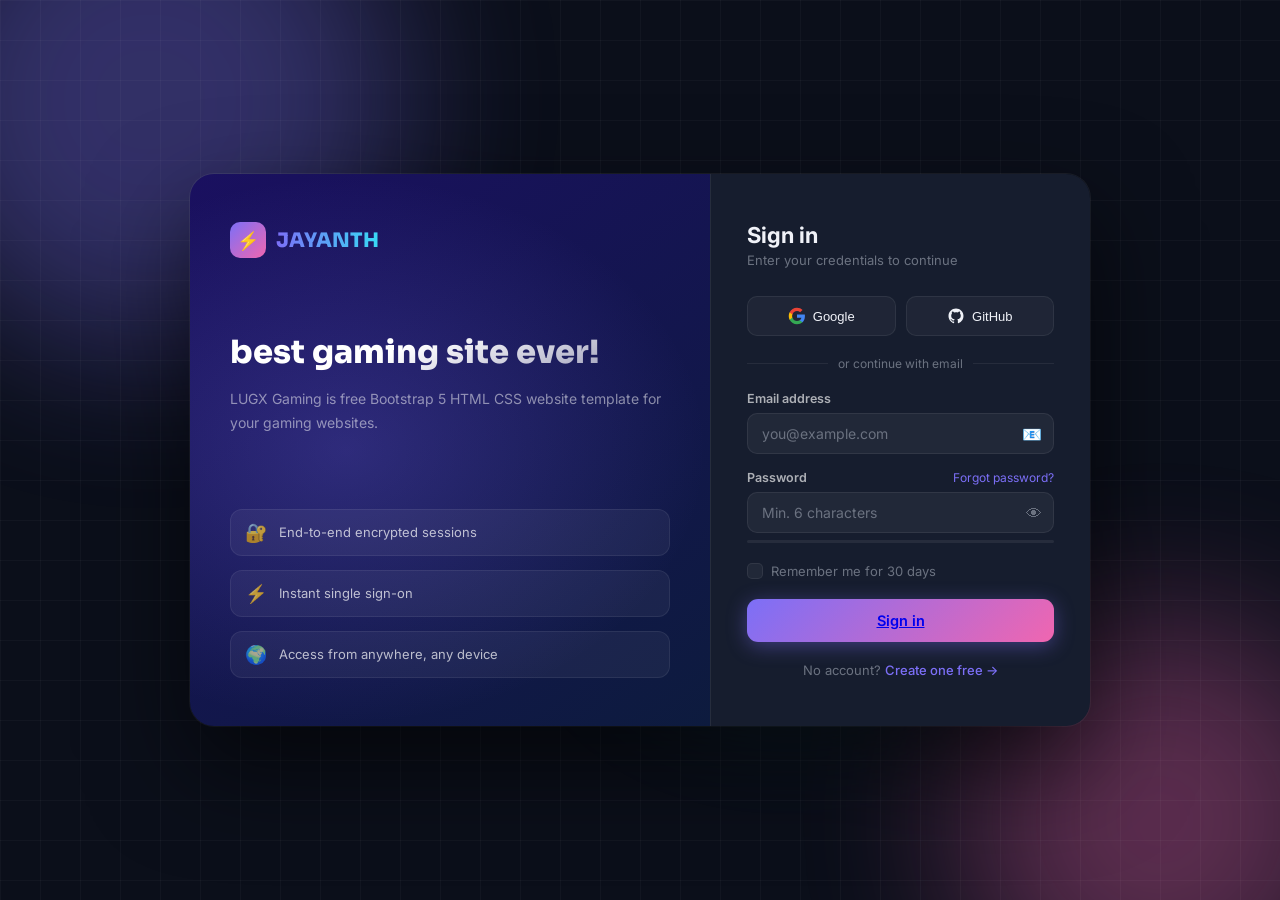
<file: index.html>
<!DOCTYPE html>
<html lang="en">
<head>
<meta charset="UTF-8">
<meta name="viewport" content="width=device-width, initial-scale=1.0">
<title>Login – Gaming Site</title>
<link href="https://fonts.googleapis.com/css2?family=Inter:wght@300;400;500;600;700&family=Sora:wght@700;800&display=swap" rel="stylesheet">
<style>
  *, *::before, *::after { margin: 0; padding: 0; box-sizing: border-box; }

  :root {
    --bg:        #0b0f1a;
    --panel:     #111827;
    --card:      #161d2e;
    --border:    rgba(255,255,255,0.07);
    --accent1:   #7c6ff7;
    --accent2:   #f066b0;
    --accent3:   #38d9f5;
    --text:      #f0f2f8;
    --muted:     #6b7280;
    --success:   #34d399;
    --error:     #f87171;
    --warning:   #fbbf24;
  }

  body {
    font-family: 'Inter', sans-serif;
    background: var(--bg);
    color: var(--text);
    min-height: 100vh;
    display: flex;
    align-items: center;
    justify-content: center;
    overflow: hidden;
    position: relative;
  }

  /* ── Animated background ── */
  .bg-orbs {
    position: fixed; inset: 0; pointer-events: none; z-index: 0;
  }
  .orb {
    position: absolute;
    border-radius: 50%;
    filter: blur(80px);
    opacity: 0.35;
    animation: float 12s ease-in-out infinite;
  }
  .orb1 { width: 500px; height: 500px; background: var(--accent1); top: -150px; left: -100px; animation-delay: 0s; }
  .orb2 { width: 400px; height: 400px; background: var(--accent2); bottom: -120px; right: -80px; animation-delay: 4s; }
  .orb3 { width: 300px; height: 300px; background: var(--accent3); top: 40%; left: 50%; animation-delay: 8s; }

  @keyframes float {
    0%,100% { transform: translate(0,0) scale(1); }
    33%      { transform: translate(30px,-30px) scale(1.05); }
    66%      { transform: translate(-20px,20px) scale(0.97); }
  }

  /* ── Grid overlay ── */
  .bg-grid {
    position: fixed; inset: 0; pointer-events: none; z-index: 0;
    background-image:
      linear-gradient(rgba(255,255,255,0.03) 1px, transparent 1px),
      linear-gradient(90deg, rgba(255,255,255,0.03) 1px, transparent 1px);
    background-size: 40px 40px;
  }

  /* ── Layout ── */
  .wrapper {
    position: relative; z-index: 1;
    display: flex;
    width: min(900px, 95vw);
    min-height: 540px;
    border-radius: 24px;
    overflow: hidden;
    box-shadow: 0 40px 100px rgba(0,0,0,0.6), 0 0 0 1px var(--border);
    animation: slideUp 0.7s cubic-bezier(0.22,1,0.36,1) both;
  }

  @keyframes slideUp {
    from { opacity: 0; transform: translateY(40px) scale(0.97); }
    to   { opacity: 1; transform: translateY(0) scale(1); }
  }

  /* ── Left panel ── */
  .left-panel {
    flex: 1;
    background: linear-gradient(145deg, #1a1060, #0d1b3e);
    padding: 48px 40px;
    display: flex;
    flex-direction: column;
    justify-content: space-between;
    position: relative;
    overflow: hidden;
  }

  .left-panel::before {
    content: '';
    position: absolute; inset: 0;
    background: radial-gradient(ellipse at 30% 50%, rgba(124,111,247,0.25), transparent 70%);
  }

  .brand {
    display: flex; align-items: center; gap: 10px; position: relative;
  }

  .brand-icon {
    width: 36px; height: 36px;
    background: linear-gradient(135deg, var(--accent1), var(--accent2));
    border-radius: 10px;
    display: flex; align-items: center; justify-content: center;
    font-size: 18px;
  }

  .brand-name {
    font-family: 'Sora', sans-serif;
    font-size: 20px; font-weight: 800;
    background: linear-gradient(90deg, var(--accent1), var(--accent3));
    -webkit-background-clip: text; -webkit-text-fill-color: transparent;
  }

  .hero-text { position: relative; }

  .hero-text h2 {
    font-family: 'Sora', sans-serif;
    font-size: 32px; font-weight: 800;
    line-height: 1.2;
    margin-bottom: 16px;
    background: linear-gradient(160deg, #fff 40%, rgba(255,255,255,0.5));
    -webkit-background-clip: text; -webkit-text-fill-color: transparent;
  }

  .hero-text p { color: rgba(255,255,255,0.5); font-size: 14px; line-height: 1.7; }

  .features { position: relative; display: flex; flex-direction: column; gap: 14px; }

  .feature {
    display: flex; align-items: center; gap: 12px;
    background: rgba(255,255,255,0.05);
    border: 1px solid rgba(255,255,255,0.07);
    border-radius: 12px;
    padding: 12px 14px;
    font-size: 13px; color: rgba(255,255,255,0.7);
    animation: fadeIn 0.5s ease both;
  }

  .feature:nth-child(1) { animation-delay: 0.4s; }
  .feature:nth-child(2) { animation-delay: 0.55s; }
  .feature:nth-child(3) { animation-delay: 0.7s; }

  @keyframes fadeIn {
    from { opacity: 0; transform: translateX(-12px); }
    to   { opacity: 1; transform: translateX(0); }
  }

  .feature-icon { font-size: 18px; }

  /* ── Right panel (form) ── */
  .right-panel {
    width: 380px;
    background: var(--card);
    padding: 48px 36px;
    display: flex;
    flex-direction: column;
    justify-content: center;
    border-left: 1px solid var(--border);
  }

  .form-header { margin-bottom: 28px; }
  .form-header h1 { font-size: 22px; font-weight: 700; margin-bottom: 4px; }
  .form-header p  { color: var(--muted); font-size: 13px; }

  /* ── Toast ── */
  .toast {
    display: none;
    padding: 11px 14px;
    border-radius: 10px;
    font-size: 12.5px;
    font-weight: 500;
    margin-bottom: 18px;
    border-left: 4px solid;
    animation: toastIn 0.3s ease;
  }
  @keyframes toastIn {
    from { opacity: 0; transform: translateY(-6px); }
    to   { opacity: 1; transform: translateY(0); }
  }
  .toast.success { background: rgba(52,211,153,0.1); border-color: var(--success); color: var(--success); }
  .toast.error   { background: rgba(248,113,113,0.1); border-color: var(--error);   color: var(--error); }

  /* ── Social buttons ── */
  .social-row { display: flex; gap: 10px; margin-bottom: 20px; }

  .social-btn {
    flex: 1;
    display: flex; align-items: center; justify-content: center; gap: 7px;
    padding: 10px;
    border-radius: 10px;
    border: 1px solid var(--border);
    background: rgba(255,255,255,0.04);
    color: var(--text);
    font-size: 13px; font-weight: 500;
    cursor: pointer;
    transition: background 0.2s, border-color 0.2s, transform 0.1s;
  }
  .social-btn:hover { background: rgba(255,255,255,0.08); border-color: rgba(255,255,255,0.15); }
  .social-btn:active { transform: scale(0.97); }

  .social-icon { width: 18px; height: 18px; }

  /* ── Divider ── */
  .divider {
    display: flex; align-items: center; gap: 10px;
    color: var(--muted); font-size: 12px;
    margin-bottom: 20px;
  }
  .divider::before, .divider::after {
    content: ''; flex: 1; height: 1px; background: var(--border);
  }

  /* ── Form fields ── */
  .field { margin-bottom: 16px; }

  .field label {
    display: flex; justify-content: space-between;
    font-size: 12.5px; font-weight: 600; color: rgba(255,255,255,0.65);
    margin-bottom: 7px;
  }

  .field label a { color: var(--accent1); font-weight: 400; text-decoration: none; font-size: 12px; }
  .field label a:hover { text-decoration: underline; }

  .input-wrap { position: relative; }

  .input-wrap input {
    width: 100%;
    padding: 11px 40px 11px 14px;
    background: rgba(255,255,255,0.05);
    border: 1px solid var(--border);
    border-radius: 10px;
    color: var(--text);
    font-size: 14px;
    font-family: 'Inter', sans-serif;
    outline: none;
    transition: border-color 0.2s, box-shadow 0.2s, background 0.2s;
  }

  .input-wrap input::placeholder { color: var(--muted); }

  .input-wrap input:focus {
    border-color: var(--accent1);
    background: rgba(124,111,247,0.07);
    box-shadow: 0 0 0 3px rgba(124,111,247,0.15);
  }

  .input-wrap input.is-error   { border-color: var(--error); box-shadow: 0 0 0 3px rgba(248,113,113,0.1); }
  .input-wrap input.is-success { border-color: var(--success); }

  .input-icon {
    position: absolute; right: 12px; top: 50%; transform: translateY(-50%);
    font-size: 16px; cursor: pointer; color: var(--muted);
    transition: color 0.2s;
  }
  .input-icon:hover { color: var(--text); }

  .field-error {
    font-size: 11.5px; color: var(--error);
    margin-top: 5px; display: none;
  }

  /* ── Password strength ── */
  .strength-wrap { margin-top: 7px; }
  .strength-track {
    height: 3px; background: rgba(255,255,255,0.07);
    border-radius: 3px; overflow: hidden;
  }
  .strength-fill {
    height: 100%; width: 0%;
    border-radius: 3px;
    transition: width 0.35s ease, background 0.35s ease;
  }
  .strength-text { font-size: 11px; margin-top: 4px; color: var(--muted); }

  /* ── Remember me ── */
  .remember-row {
    display: flex; align-items: center; gap: 8px;
    margin-bottom: 20px;
  }

  .custom-check {
    width: 16px; height: 16px;
    border: 1px solid var(--border);
    border-radius: 5px;
    background: rgba(255,255,255,0.05);
    cursor: pointer;
    display: flex; align-items: center; justify-content: center;
    font-size: 11px;
    transition: all 0.2s;
    flex-shrink: 0;
  }
  .custom-check.checked {
    background: var(--accent1); border-color: var(--accent1);
  }

  .remember-row span { font-size: 13px; color: var(--muted); cursor: pointer; }

  /* ── Login button ── */
  .login-btn {
    width: 100%;
    padding: 13px;
    border: none; border-radius: 11px;
    background: linear-gradient(135deg, var(--accent1), var(--accent2));
    color: #fff;
    font-size: 14.5px; font-weight: 600;
    font-family: 'Inter', sans-serif;
    cursor: pointer;
    position: relative; overflow: hidden;
    transition: opacity 0.2s, transform 0.1s, box-shadow 0.2s;
    box-shadow: 0 4px 20px rgba(124,111,247,0.4);
  }

  .login-btn::before {
    content: '';
    position: absolute; inset: 0;
    background: linear-gradient(135deg, rgba(255,255,255,0.15), transparent);
    opacity: 0; transition: opacity 0.2s;
  }

  .login-btn:hover { opacity: 0.93; box-shadow: 0 6px 28px rgba(124,111,247,0.55); }
  .login-btn:hover::before { opacity: 1; }
  .login-btn:active { transform: scale(0.98); }
  .login-btn:disabled { opacity: 0.6; cursor: not-allowed; }

  .btn-inner { display: flex; align-items: center; justify-content: center; gap: 8px; }

  .spinner {
    display: none;
    width: 17px; height: 17px;
    border: 2.5px solid rgba(255,255,255,0.35);
    border-top-color: #fff;
    border-radius: 50%;
    animation: spin 0.65s linear infinite;
  }
  @keyframes spin { to { transform: rotate(360deg); } }

  /* ── Footer ── */
  .form-footer {
    text-align: center;
    font-size: 13px; color: var(--muted);
    margin-top: 20px;
  }
  .form-footer a { color: var(--accent1); font-weight: 500; text-decoration: none; }
  .form-footer a:hover { text-decoration: underline; }

  /* ── Responsive ── */
  @media (max-width: 680px) {
    .wrapper { flex-direction: column; min-height: unset; }
    .left-panel { padding: 28px 24px; }
    .hero-text h2 { font-size: 22px; }
    .features { flex-direction: row; flex-wrap: wrap; }
    .right-panel { width: 100%; padding: 32px 24px; }
  }

  @media (prefers-reduced-motion: reduce) {
    .orb, .wrapper, .feature, .spinner { animation: none !important; }
  }
</style>
</head>
<body>

<!-- Background -->
<div class="bg-orbs">
  <div class="orb orb1"></div>
  <div class="orb orb2"></div>
  <div class="orb orb3"></div>
</div>
<div class="bg-grid"></div>

<div class="wrapper">

  <!-- Left panel -->
  <div class="left-panel">
    <div class="brand">
      <div class="brand-icon">⚡</div>
      <div class="brand-name" >JAYANTH</div>
    </div>

    <div class="hero-text">
      <h2>best gaming site ever!</h2>
      <p>LUGX Gaming is free Bootstrap 5 HTML CSS website template for your gaming websites.</p>
    </div>

    <div class="features">
      <div class="feature"><span class="feature-icon">🔐</span> End-to-end encrypted sessions</div>
      <div class="feature"><span class="feature-icon">⚡</span> Instant single sign-on</div>
      <div class="feature"><span class="feature-icon">🌍</span> Access from anywhere, any device</div>
    </div>
  </div>

  <!-- Right panel (form) -->
  <div class="right-panel">

    <div class="form-header">
      <h1>Sign in</h1>
      <p>Enter your credentials to continue</p>
    </div>

    <!-- Toast -->
    <div class="toast" id="toast"></div>

    <!-- Social login -->
    <div class="social-row">
      <button class="social-btn" onclick="socialLogin('Google')">
        <svg class="social-icon" viewBox="0 0 24 24" fill="none">
          <path d="M22.56 12.25c0-.78-.07-1.53-.2-2.25H12v4.26h5.92c-.26 1.37-1.04 2.53-2.21 3.31v2.77h3.57c2.08-1.92 3.28-4.74 3.28-8.09z" fill="#4285F4"/>
          <path d="M12 23c2.97 0 5.46-.98 7.28-2.66l-3.57-2.77c-.98.66-2.23 1.06-3.71 1.06-2.86 0-5.29-1.93-6.16-4.53H2.18v2.84C3.99 20.53 7.7 23 12 23z" fill="#34A853"/>
          <path d="M5.84 14.09c-.22-.66-.35-1.36-.35-2.09s.13-1.43.35-2.09V7.07H2.18C1.43 8.55 1 10.22 1 12s.43 3.45 1.18 4.93l3.66-2.84z" fill="#FBBC05"/>
          <path d="M12 5.38c1.62 0 3.06.56 4.21 1.64l3.15-3.15C17.45 2.09 14.97 1 12 1 7.7 1 3.99 3.47 2.18 7.07l3.66 2.84c.87-2.6 3.3-4.53 6.16-4.53z" fill="#EA4335"/>
        </svg>
        Google
      </button>
      <button class="social-btn" onclick="socialLogin('GitHub')">
        <svg class="social-icon" viewBox="0 0 24 24" fill="currentColor">
          <path d="M12 2C6.477 2 2 6.484 2 12.017c0 4.425 2.865 8.18 6.839 9.504.5.092.682-.217.682-.483 0-.237-.008-.868-.013-1.703-2.782.605-3.369-1.343-3.369-1.343-.454-1.158-1.11-1.466-1.11-1.466-.908-.62.069-.608.069-.608 1.003.07 1.531 1.032 1.531 1.032.892 1.53 2.341 1.088 2.91.832.092-.647.35-1.088.636-1.338-2.22-.253-4.555-1.113-4.555-4.951 0-1.093.39-1.988 1.029-2.688-.103-.253-.446-1.272.098-2.65 0 0 .84-.27 2.75 1.026A9.564 9.564 0 0112 6.844c.85.004 1.705.115 2.504.337 1.909-1.296 2.747-1.027 2.747-1.027.546 1.379.202 2.398.1 2.651.64.7 1.028 1.595 1.028 2.688 0 3.848-2.339 4.695-4.566 4.943.359.309.678.92.678 1.855 0 1.338-.012 2.419-.012 2.747 0 .268.18.58.688.482A10.019 10.019 0 0022 12.017C22 6.484 17.522 2 12 2z"/>
        </svg>
        GitHub
      </button>
    </div>

    <div class="divider">or continue with email</div>

    <!-- Email -->
    <div class="field">
      <label for="email">Email address</label>
      <div class="input-wrap">
        <input type="email" id="email" placeholder="you@example.com" autocomplete="email">
        <span class="input-icon" id="email-icon">📧</span>
      </div>
      <div class="field-error" id="email-error">Enter a valid email address.</div>
    </div>

    <!-- Password -->
    <div class="field">
      <label for="password">
        Password
        <a href="#" id="forgot-link">Forgot password?</a>
      </label>
      <div class="input-wrap">
        <input type="password" id="password" placeholder="Min. 6 characters" autocomplete="current-password">
        <span class="input-icon" id="toggle-pwd" title="Show/hide password">👁</span>
      </div>
      <div class="strength-wrap">
        <div class="strength-track"><div class="strength-fill" id="strength-fill"></div></div>
        <div class="strength-text" id="strength-text"></div>
      </div>
      <div class="field-error" id="password-error">Password must be at least 6 characters.</div>
    </div>
    

    <!-- Remember me -->
    <div class="remember-row" id="remember-row">
      <div class="custom-check" id="custom-check"></div>
      <span id="remember-label">Remember me for 30 days</span>
    </div>

    <!-- Submit -->
    <button class="login-btn" id="login-link" onclick="login()">
      <div class="btn-inner">
        <span id="btn-text">
        <a href="C:\Users\Public\Documents\learning coures\jayanth_website\assets\index.html" id="login-link" onclick="login()">Sign in</a>
        </span>
        <div class="spinner" id="spinner"></div>
      </div>
    </button>

    <div class="form-footer">
      No account? <a href="#">Create one free →</a>
    </div>

  </div>
</div>

<script>
  // ── Demo credentials ─────────────────────────────────
  const users= [
    {
        email: "jayanth@gmail.com",
        password: "123456"
    },
    {
        email: "raghu@gmail.com",
        password: "654321"
    },
    {
        email: "admin@gmail.com",
        password: "admin123"
    }];
    function login() {

    const email = document.getElementById("email").value;
    const password = document.getElementById("password").value;

    const user = users.find(u =>
        u.email === email &&
        u.password === password
    );

    if (user) {
        alert("Login Successful!");
        window.location.href = "home.html"; // Change to your page
    } else {
        alert("Invalid Email or Password!");
    }
}
    

  // ── State ────────────────────────────────────────────
  let remembered = false;

  // ── Restore remembered email ─────────────────────────
  window.addEventListener('load', () => {
    const saved = localStorage.getItem('nex_email');
    if (saved) {
      document.getElementById('email').value = saved;
      setCheck(true);
      markSuccess(document.getElementById('email'), document.getElementById('email-icon'), '✅');
    }
  });

  // ── Custom checkbox ───────────────────────────────────
  function setCheck(val) {
    remembered = val;
    const el = document.getElementById('custom-check');
    el.classList.toggle('checked', val);
    el.textContent = val ? '✓' : '';
  }

  document.getElementById('custom-check').addEventListener('click', () => setCheck(!remembered));
  document.getElementById('remember-label').addEventListener('click', () => setCheck(!remembered));

  // ── Toggle password ───────────────────────────────────
  document.getElementById('toggle-pwd').addEventListener('click', function () {
    const pwd = document.getElementById('password');
    const visible = pwd.type === 'text';
    pwd.type = visible ? 'password' : 'text';
    this.textContent = visible ? '👁' : '🙈';
  });

  // ── Password strength ─────────────────────────────────
  document.getElementById('password').addEventListener('input', function () {
    const v = this.value;
    let s = 0;
    if (v.length >= 6)                         s++;
    if (v.length >= 10)                        s++;
    if (/[A-Z]/.test(v) && /[a-z]/.test(v))   s++;
    if (/\d/.test(v))                          s++;
    if (/[^A-Za-z0-9]/.test(v))               s++;

    const map = [
      { w: '0%',   c: 'transparent', t: '' },
      { w: '25%',  c: '#f87171',     t: 'Weak' },
      { w: '50%',  c: '#fbbf24',     t: 'Fair' },
      { w: '75%',  c: '#60a5fa',     t: 'Good' },
      { w: '100%', c: '#34d399',     t: 'Strong ✓' },
    ];
    const lvl = Math.min(s, 4);
    const fill = document.getElementById('strength-fill');
    const text = document.getElementById('strength-text');
    fill.style.width      = v ? map[lvl].w : '0%';
    fill.style.background = map[lvl].c;
    text.textContent      = v ? map[lvl].t : '';
    text.style.color      = map[lvl].c;
  });

  // ── Validation ────────────────────────────────────────
  function markSuccess(input, icon, emoji) {
    input.classList.remove('is-error'); input.classList.add('is-success');
    if (icon) icon.textContent = emoji;
  }
  function markError(input, icon, emoji) {
    input.classList.remove('is-success'); input.classList.add('is-error');
    if (icon) icon.textContent = emoji;
  }

  function validateEmail() {
    const input = document.getElementById('email');
    const err   = document.getElementById('email-error');
    const icon  = document.getElementById('email-icon');
    const ok    = /^[^\s@]+@[^\s@]+\.[^\s@]+$/.test(input.value.trim());
    if (ok) { markSuccess(input, icon, '✅'); err.style.display = 'none'; }
    else if (input.value) { markError(input, icon, '⚠️'); err.style.display = 'block'; }
    return ok;
  }

  function validatePassword() {
    const input = document.getElementById('password');
    const err   = document.getElementById('password-error');
    const ok    = input.value.length >= 6;
    if (ok) { input.classList.add('is-success'); input.classList.remove('is-error'); err.style.display = 'none'; }
    else if (input.value) { input.classList.add('is-error'); input.classList.remove('is-success'); err.style.display = 'block'; }
    return ok;
  }

  document.getElementById('email').addEventListener('blur', validateEmail);
  document.getElementById('password').addEventListener('blur', validatePassword);

  // ── Toast ─────────────────────────────────────────────
  function toast(msg, type) {
    const el = document.getElementById('toast');
    el.textContent = msg;
    el.className = `toast ${type}`;
    el.style.display = 'block';
    clearTimeout(el._timer);
    el._timer = setTimeout(() => el.style.display = 'none', 4500);
  }

  // ── Forgot password ───────────────────────────────────
  document.getElementById('forgot-link').addEventListener('click', e => {
    e.preventDefault();
    const email = document.getElementById('email').value.trim();
    if (!email) { toast('Enter your email first, then click "Forgot password".', 'error'); return; }
    toast(`📨 Reset link sent to ${email} — check your inbox.`, 'success');
  });

  // ── Social login ──────────────────────────────────────
  function socialLogin(provider) {
    toast(`🔗 Connecting to ${provider}...`, "success");
    setTimeout(() => toast(`✅ ${provider} login coming soon!`, "success"), 1500);
}
  // ── Main login ────────────────────────────────────────
  function handleLogin() {
    const emailOk = validateEmail();
    const pwdOk   = validatePassword();
    if (!emailOk || !pwdOk) return;

    const email = document.getElementById('email').value.trim();
    const pass  = document.getElementById('password').value;
    const btn   = document.getElementById('login-btn');
    const btext = document.getElementById('btn-text');
    const spin  = document.getElementById('spinner');

    // Show loader
    btn.disabled = true;
    btext.textContent = 'Signing in…';
    spin.style.display = 'block';

    setTimeout(() => {
      btn.disabled = false;
      btext.textContent = 'Sign in';
      spin.style.display = 'none';

      if (email === DEMO_EMAIL && pass === DEMO_PASS) {
        if (remembered) localStorage.setItem('nex_email', email);
        else localStorage.removeItem('nex_email');
        toast('🎉 Welcome back! Redirecting to dashboard…', 'success');
        setTimeout(() => alert('✅ Login successful! Redirecting to your dashboard…'), 1200);
      } else {
        toast('❌ Wrong credentials. Try: user@example.com / password123', 'error');
        document.getElementById('password').classList.add('is-error');
      }
    }, 1800);
  }

  // Enter key to submit
  document.addEventListener('keydown', e => { if (e.key === 'Enter') handleLogin(); });
</script>
<script src="https://accounts.google.com/gsi/client" async defer></script>
</body>
</html>
</file>
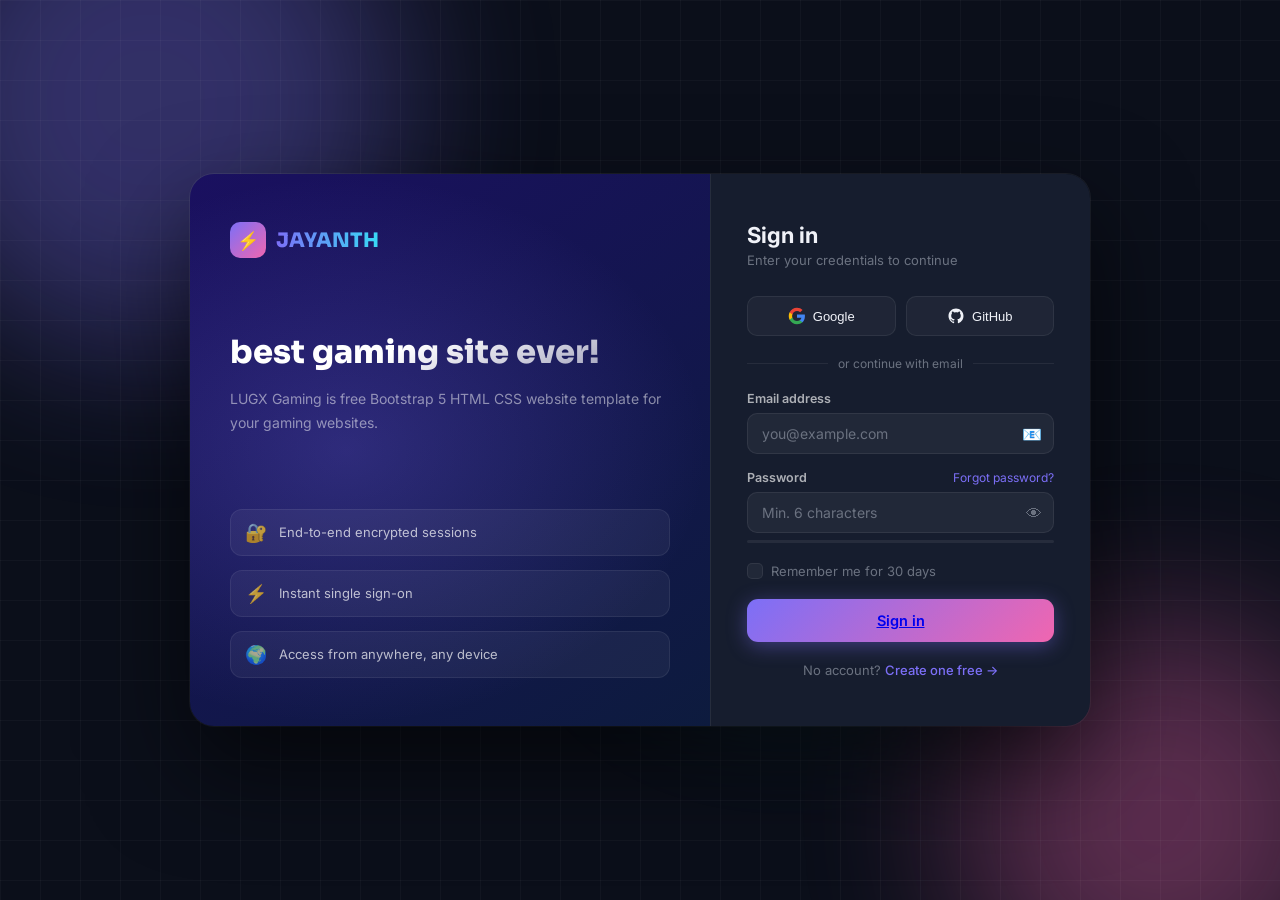
<file: Index.html>
<!DOCTYPE html>
<html lang="en">
<head>
<meta charset="UTF-8">
<meta name="viewport" content="width=device-width, initial-scale=1.0">
<title>Login – Gaming Site</title>
<link href="https://fonts.googleapis.com/css2?family=Inter:wght@300;400;500;600;700&family=Sora:wght@700;800&display=swap" rel="stylesheet">
<style>
  *, *::before, *::after { margin: 0; padding: 0; box-sizing: border-box; }

  :root {
    --bg:        #0b0f1a;
    --panel:     #111827;
    --card:      #161d2e;
    --border:    rgba(255,255,255,0.07);
    --accent1:   #7c6ff7;
    --accent2:   #f066b0;
    --accent3:   #38d9f5;
    --text:      #f0f2f8;
    --muted:     #6b7280;
    --success:   #34d399;
    --error:     #f87171;
    --warning:   #fbbf24;
  }

  body {
    font-family: 'Inter', sans-serif;
    background: var(--bg);
    color: var(--text);
    min-height: 100vh;
    display: flex;
    align-items: center;
    justify-content: center;
    overflow: hidden;
    position: relative;
  }

  /* ── Animated background ── */
  .bg-orbs {
    position: fixed; inset: 0; pointer-events: none; z-index: 0;
  }
  .orb {
    position: absolute;
    border-radius: 50%;
    filter: blur(80px);
    opacity: 0.35;
    animation: float 12s ease-in-out infinite;
  }
  .orb1 { width: 500px; height: 500px; background: var(--accent1); top: -150px; left: -100px; animation-delay: 0s; }
  .orb2 { width: 400px; height: 400px; background: var(--accent2); bottom: -120px; right: -80px; animation-delay: 4s; }
  .orb3 { width: 300px; height: 300px; background: var(--accent3); top: 40%; left: 50%; animation-delay: 8s; }

  @keyframes float {
    0%,100% { transform: translate(0,0) scale(1); }
    33%      { transform: translate(30px,-30px) scale(1.05); }
    66%      { transform: translate(-20px,20px) scale(0.97); }
  }

  /* ── Grid overlay ── */
  .bg-grid {
    position: fixed; inset: 0; pointer-events: none; z-index: 0;
    background-image:
      linear-gradient(rgba(255,255,255,0.03) 1px, transparent 1px),
      linear-gradient(90deg, rgba(255,255,255,0.03) 1px, transparent 1px);
    background-size: 40px 40px;
  }

  /* ── Layout ── */
  .wrapper {
    position: relative; z-index: 1;
    display: flex;
    width: min(900px, 95vw);
    min-height: 540px;
    border-radius: 24px;
    overflow: hidden;
    box-shadow: 0 40px 100px rgba(0,0,0,0.6), 0 0 0 1px var(--border);
    animation: slideUp 0.7s cubic-bezier(0.22,1,0.36,1) both;
  }

  @keyframes slideUp {
    from { opacity: 0; transform: translateY(40px) scale(0.97); }
    to   { opacity: 1; transform: translateY(0) scale(1); }
  }

  /* ── Left panel ── */
  .left-panel {
    flex: 1;
    background: linear-gradient(145deg, #1a1060, #0d1b3e);
    padding: 48px 40px;
    display: flex;
    flex-direction: column;
    justify-content: space-between;
    position: relative;
    overflow: hidden;
  }

  .left-panel::before {
    content: '';
    position: absolute; inset: 0;
    background: radial-gradient(ellipse at 30% 50%, rgba(124,111,247,0.25), transparent 70%);
  }

  .brand {
    display: flex; align-items: center; gap: 10px; position: relative;
  }

  .brand-icon {
    width: 36px; height: 36px;
    background: linear-gradient(135deg, var(--accent1), var(--accent2));
    border-radius: 10px;
    display: flex; align-items: center; justify-content: center;
    font-size: 18px;
  }

  .brand-name {
    font-family: 'Sora', sans-serif;
    font-size: 20px; font-weight: 800;
    background: linear-gradient(90deg, var(--accent1), var(--accent3));
    -webkit-background-clip: text; -webkit-text-fill-color: transparent;
  }

  .hero-text { position: relative; }

  .hero-text h2 {
    font-family: 'Sora', sans-serif;
    font-size: 32px; font-weight: 800;
    line-height: 1.2;
    margin-bottom: 16px;
    background: linear-gradient(160deg, #fff 40%, rgba(255,255,255,0.5));
    -webkit-background-clip: text; -webkit-text-fill-color: transparent;
  }

  .hero-text p { color: rgba(255,255,255,0.5); font-size: 14px; line-height: 1.7; }

  .features { position: relative; display: flex; flex-direction: column; gap: 14px; }

  .feature {
    display: flex; align-items: center; gap: 12px;
    background: rgba(255,255,255,0.05);
    border: 1px solid rgba(255,255,255,0.07);
    border-radius: 12px;
    padding: 12px 14px;
    font-size: 13px; color: rgba(255,255,255,0.7);
    animation: fadeIn 0.5s ease both;
  }

  .feature:nth-child(1) { animation-delay: 0.4s; }
  .feature:nth-child(2) { animation-delay: 0.55s; }
  .feature:nth-child(3) { animation-delay: 0.7s; }

  @keyframes fadeIn {
    from { opacity: 0; transform: translateX(-12px); }
    to   { opacity: 1; transform: translateX(0); }
  }

  .feature-icon { font-size: 18px; }

  /* ── Right panel (form) ── */
  .right-panel {
    width: 380px;
    background: var(--card);
    padding: 48px 36px;
    display: flex;
    flex-direction: column;
    justify-content: center;
    border-left: 1px solid var(--border);
  }

  .form-header { margin-bottom: 28px; }
  .form-header h1 { font-size: 22px; font-weight: 700; margin-bottom: 4px; }
  .form-header p  { color: var(--muted); font-size: 13px; }

  /* ── Toast ── */
  .toast {
    display: none;
    padding: 11px 14px;
    border-radius: 10px;
    font-size: 12.5px;
    font-weight: 500;
    margin-bottom: 18px;
    border-left: 4px solid;
    animation: toastIn 0.3s ease;
  }
  @keyframes toastIn {
    from { opacity: 0; transform: translateY(-6px); }
    to   { opacity: 1; transform: translateY(0); }
  }
  .toast.success { background: rgba(52,211,153,0.1); border-color: var(--success); color: var(--success); }
  .toast.error   { background: rgba(248,113,113,0.1); border-color: var(--error);   color: var(--error); }

  /* ── Social buttons ── */
  .social-row { display: flex; gap: 10px; margin-bottom: 20px; }

  .social-btn {
    flex: 1;
    display: flex; align-items: center; justify-content: center; gap: 7px;
    padding: 10px;
    border-radius: 10px;
    border: 1px solid var(--border);
    background: rgba(255,255,255,0.04);
    color: var(--text);
    font-size: 13px; font-weight: 500;
    cursor: pointer;
    transition: background 0.2s, border-color 0.2s, transform 0.1s;
  }
  .social-btn:hover { background: rgba(255,255,255,0.08); border-color: rgba(255,255,255,0.15); }
  .social-btn:active { transform: scale(0.97); }

  .social-icon { width: 18px; height: 18px; }

  /* ── Divider ── */
  .divider {
    display: flex; align-items: center; gap: 10px;
    color: var(--muted); font-size: 12px;
    margin-bottom: 20px;
  }
  .divider::before, .divider::after {
    content: ''; flex: 1; height: 1px; background: var(--border);
  }

  /* ── Form fields ── */
  .field { margin-bottom: 16px; }

  .field label {
    display: flex; justify-content: space-between;
    font-size: 12.5px; font-weight: 600; color: rgba(255,255,255,0.65);
    margin-bottom: 7px;
  }

  .field label a { color: var(--accent1); font-weight: 400; text-decoration: none; font-size: 12px; }
  .field label a:hover { text-decoration: underline; }

  .input-wrap { position: relative; }

  .input-wrap input {
    width: 100%;
    padding: 11px 40px 11px 14px;
    background: rgba(255,255,255,0.05);
    border: 1px solid var(--border);
    border-radius: 10px;
    color: var(--text);
    font-size: 14px;
    font-family: 'Inter', sans-serif;
    outline: none;
    transition: border-color 0.2s, box-shadow 0.2s, background 0.2s;
  }

  .input-wrap input::placeholder { color: var(--muted); }

  .input-wrap input:focus {
    border-color: var(--accent1);
    background: rgba(124,111,247,0.07);
    box-shadow: 0 0 0 3px rgba(124,111,247,0.15);
  }

  .input-wrap input.is-error   { border-color: var(--error); box-shadow: 0 0 0 3px rgba(248,113,113,0.1); }
  .input-wrap input.is-success { border-color: var(--success); }

  .input-icon {
    position: absolute; right: 12px; top: 50%; transform: translateY(-50%);
    font-size: 16px; cursor: pointer; color: var(--muted);
    transition: color 0.2s;
  }
  .input-icon:hover { color: var(--text); }

  .field-error {
    font-size: 11.5px; color: var(--error);
    margin-top: 5px; display: none;
  }

  /* ── Password strength ── */
  .strength-wrap { margin-top: 7px; }
  .strength-track {
    height: 3px; background: rgba(255,255,255,0.07);
    border-radius: 3px; overflow: hidden;
  }
  .strength-fill {
    height: 100%; width: 0%;
    border-radius: 3px;
    transition: width 0.35s ease, background 0.35s ease;
  }
  .strength-text { font-size: 11px; margin-top: 4px; color: var(--muted); }

  /* ── Remember me ── */
  .remember-row {
    display: flex; align-items: center; gap: 8px;
    margin-bottom: 20px;
  }

  .custom-check {
    width: 16px; height: 16px;
    border: 1px solid var(--border);
    border-radius: 5px;
    background: rgba(255,255,255,0.05);
    cursor: pointer;
    display: flex; align-items: center; justify-content: center;
    font-size: 11px;
    transition: all 0.2s;
    flex-shrink: 0;
  }
  .custom-check.checked {
    background: var(--accent1); border-color: var(--accent1);
  }

  .remember-row span { font-size: 13px; color: var(--muted); cursor: pointer; }

  /* ── Login button ── */
  .login-btn {
    width: 100%;
    padding: 13px;
    border: none; border-radius: 11px;
    background: linear-gradient(135deg, var(--accent1), var(--accent2));
    color: #fff;
    font-size: 14.5px; font-weight: 600;
    font-family: 'Inter', sans-serif;
    cursor: pointer;
    position: relative; overflow: hidden;
    transition: opacity 0.2s, transform 0.1s, box-shadow 0.2s;
    box-shadow: 0 4px 20px rgba(124,111,247,0.4);
  }

  .login-btn::before {
    content: '';
    position: absolute; inset: 0;
    background: linear-gradient(135deg, rgba(255,255,255,0.15), transparent);
    opacity: 0; transition: opacity 0.2s;
  }

  .login-btn:hover { opacity: 0.93; box-shadow: 0 6px 28px rgba(124,111,247,0.55); }
  .login-btn:hover::before { opacity: 1; }
  .login-btn:active { transform: scale(0.98); }
  .login-btn:disabled { opacity: 0.6; cursor: not-allowed; }

  .btn-inner { display: flex; align-items: center; justify-content: center; gap: 8px; }

  .spinner {
    display: none;
    width: 17px; height: 17px;
    border: 2.5px solid rgba(255,255,255,0.35);
    border-top-color: #fff;
    border-radius: 50%;
    animation: spin 0.65s linear infinite;
  }
  @keyframes spin { to { transform: rotate(360deg); } }

  /* ── Footer ── */
  .form-footer {
    text-align: center;
    font-size: 13px; color: var(--muted);
    margin-top: 20px;
  }
  .form-footer a { color: var(--accent1); font-weight: 500; text-decoration: none; }
  .form-footer a:hover { text-decoration: underline; }

  /* ── Responsive ── */
  @media (max-width: 680px) {
    .wrapper { flex-direction: column; min-height: unset; }
    .left-panel { padding: 28px 24px; }
    .hero-text h2 { font-size: 22px; }
    .features { flex-direction: row; flex-wrap: wrap; }
    .right-panel { width: 100%; padding: 32px 24px; }
  }

  @media (prefers-reduced-motion: reduce) {
    .orb, .wrapper, .feature, .spinner { animation: none !important; }
  }
</style>
</head>
<body>

<!-- Background -->
<div class="bg-orbs">
  <div class="orb orb1"></div>
  <div class="orb orb2"></div>
  <div class="orb orb3"></div>
</div>
<div class="bg-grid"></div>

<div class="wrapper">

  <!-- Left panel -->
  <div class="left-panel">
    <div class="brand">
      <div class="brand-icon">⚡</div>
      <div class="brand-name" >JAYANTH</div>
    </div>

    <div class="hero-text">
      <h2>best gaming site ever!</h2>
      <p>LUGX Gaming is free Bootstrap 5 HTML CSS website template for your gaming websites.</p>
    </div>

    <div class="features">
      <div class="feature"><span class="feature-icon">🔐</span> End-to-end encrypted sessions</div>
      <div class="feature"><span class="feature-icon">⚡</span> Instant single sign-on</div>
      <div class="feature"><span class="feature-icon">🌍</span> Access from anywhere, any device</div>
    </div>
  </div>

  <!-- Right panel (form) -->
  <div class="right-panel">

    <div class="form-header">
      <h1>Sign in</h1>
      <p>Enter your credentials to continue</p>
    </div>

    <!-- Toast -->
    <div class="toast" id="toast"></div>

    <!-- Social login -->
    <div class="social-row">
      <button class="social-btn" onclick="socialLogin('Google')">
        <svg class="social-icon" viewBox="0 0 24 24" fill="none">
          <path d="M22.56 12.25c0-.78-.07-1.53-.2-2.25H12v4.26h5.92c-.26 1.37-1.04 2.53-2.21 3.31v2.77h3.57c2.08-1.92 3.28-4.74 3.28-8.09z" fill="#4285F4"/>
          <path d="M12 23c2.97 0 5.46-.98 7.28-2.66l-3.57-2.77c-.98.66-2.23 1.06-3.71 1.06-2.86 0-5.29-1.93-6.16-4.53H2.18v2.84C3.99 20.53 7.7 23 12 23z" fill="#34A853"/>
          <path d="M5.84 14.09c-.22-.66-.35-1.36-.35-2.09s.13-1.43.35-2.09V7.07H2.18C1.43 8.55 1 10.22 1 12s.43 3.45 1.18 4.93l3.66-2.84z" fill="#FBBC05"/>
          <path d="M12 5.38c1.62 0 3.06.56 4.21 1.64l3.15-3.15C17.45 2.09 14.97 1 12 1 7.7 1 3.99 3.47 2.18 7.07l3.66 2.84c.87-2.6 3.3-4.53 6.16-4.53z" fill="#EA4335"/>
        </svg>
        Google
      </button>
      <button class="social-btn" onclick="socialLogin('GitHub')">
        <svg class="social-icon" viewBox="0 0 24 24" fill="currentColor">
          <path d="M12 2C6.477 2 2 6.484 2 12.017c0 4.425 2.865 8.18 6.839 9.504.5.092.682-.217.682-.483 0-.237-.008-.868-.013-1.703-2.782.605-3.369-1.343-3.369-1.343-.454-1.158-1.11-1.466-1.11-1.466-.908-.62.069-.608.069-.608 1.003.07 1.531 1.032 1.531 1.032.892 1.53 2.341 1.088 2.91.832.092-.647.35-1.088.636-1.338-2.22-.253-4.555-1.113-4.555-4.951 0-1.093.39-1.988 1.029-2.688-.103-.253-.446-1.272.098-2.65 0 0 .84-.27 2.75 1.026A9.564 9.564 0 0112 6.844c.85.004 1.705.115 2.504.337 1.909-1.296 2.747-1.027 2.747-1.027.546 1.379.202 2.398.1 2.651.64.7 1.028 1.595 1.028 2.688 0 3.848-2.339 4.695-4.566 4.943.359.309.678.92.678 1.855 0 1.338-.012 2.419-.012 2.747 0 .268.18.58.688.482A10.019 10.019 0 0022 12.017C22 6.484 17.522 2 12 2z"/>
        </svg>
        GitHub
      </button>
    </div>

    <div class="divider">or continue with email</div>

    <!-- Email -->
    <div class="field">
      <label for="email">Email address</label>
      <div class="input-wrap">
        <input type="email" id="email" placeholder="you@example.com" autocomplete="email">
        <span class="input-icon" id="email-icon">📧</span>
      </div>
      <div class="field-error" id="email-error">Enter a valid email address.</div>
    </div>

    <!-- Password -->
    <div class="field">
      <label for="password">
        Password
        <a href="#" id="forgot-link">Forgot password?</a>
      </label>
      <div class="input-wrap">
        <input type="password" id="password" placeholder="Min. 6 characters" autocomplete="current-password">
        <span class="input-icon" id="toggle-pwd" title="Show/hide password">👁</span>
      </div>
      <div class="strength-wrap">
        <div class="strength-track"><div class="strength-fill" id="strength-fill"></div></div>
        <div class="strength-text" id="strength-text"></div>
      </div>
      <div class="field-error" id="password-error">Password must be at least 6 characters.</div>
    </div>
    

    <!-- Remember me -->
    <div class="remember-row" id="remember-row">
      <div class="custom-check" id="custom-check"></div>
      <span id="remember-label">Remember me for 30 days</span>
    </div>

    <!-- Submit -->
    <button class="login-btn" id="login-link" onclick="login()">
      <div class="btn-inner">
        <span id="btn-text">
        <a href="C:\Users\Public\Documents\learning coures\jayanth_website\assets\index.html" id="login-link" onclick="login()">Sign in</a>
        </span>
        <div class="spinner" id="spinner"></div>
      </div>
    </button>

    <div class="form-footer">
      No account? <a href="#">Create one free →</a>
    </div>

  </div>
</div>

<script>
  // ── Demo credentials ─────────────────────────────────
  const users= [
    {
        email: "jayanth@gmail.com",
        password: "123456"
    },
    {
        email: "user2@gmail.com",
        password: "gaming456"
    },
    {
        email: "admin@gmail.com",
        password: "admin123"
    }];
    function login() {

    const email = document.getElementById("email").value;
    const password = document.getElementById("password").value;

    const user = users.find(u =>
        u.email === email &&
        u.password === password
    );

    if (user) {
        alert("Login Successful!");
        window.location.href = "home.html"; // Change to your page
    } else {
        alert("Invalid Email or Password!");
    }
}
    

  // ── State ────────────────────────────────────────────
  let remembered = false;

  // ── Restore remembered email ─────────────────────────
  window.addEventListener('load', () => {
    const saved = localStorage.getItem('nex_email');
    if (saved) {
      document.getElementById('email').value = saved;
      setCheck(true);
      markSuccess(document.getElementById('email'), document.getElementById('email-icon'), '✅');
    }
  });

  // ── Custom checkbox ───────────────────────────────────
  function setCheck(val) {
    remembered = val;
    const el = document.getElementById('custom-check');
    el.classList.toggle('checked', val);
    el.textContent = val ? '✓' : '';
  }

  document.getElementById('custom-check').addEventListener('click', () => setCheck(!remembered));
  document.getElementById('remember-label').addEventListener('click', () => setCheck(!remembered));

  // ── Toggle password ───────────────────────────────────
  document.getElementById('toggle-pwd').addEventListener('click', function () {
    const pwd = document.getElementById('password');
    const visible = pwd.type === 'text';
    pwd.type = visible ? 'password' : 'text';
    this.textContent = visible ? '👁' : '🙈';
  });

  // ── Password strength ─────────────────────────────────
  document.getElementById('password').addEventListener('input', function () {
    const v = this.value;
    let s = 0;
    if (v.length >= 6)                         s++;
    if (v.length >= 10)                        s++;
    if (/[A-Z]/.test(v) && /[a-z]/.test(v))   s++;
    if (/\d/.test(v))                          s++;
    if (/[^A-Za-z0-9]/.test(v))               s++;

    const map = [
      { w: '0%',   c: 'transparent', t: '' },
      { w: '25%',  c: '#f87171',     t: 'Weak' },
      { w: '50%',  c: '#fbbf24',     t: 'Fair' },
      { w: '75%',  c: '#60a5fa',     t: 'Good' },
      { w: '100%', c: '#34d399',     t: 'Strong ✓' },
    ];
    const lvl = Math.min(s, 4);
    const fill = document.getElementById('strength-fill');
    const text = document.getElementById('strength-text');
    fill.style.width      = v ? map[lvl].w : '0%';
    fill.style.background = map[lvl].c;
    text.textContent      = v ? map[lvl].t : '';
    text.style.color      = map[lvl].c;
  });

  // ── Validation ────────────────────────────────────────
  function markSuccess(input, icon, emoji) {
    input.classList.remove('is-error'); input.classList.add('is-success');
    if (icon) icon.textContent = emoji;
  }
  function markError(input, icon, emoji) {
    input.classList.remove('is-success'); input.classList.add('is-error');
    if (icon) icon.textContent = emoji;
  }

  function validateEmail() {
    const input = document.getElementById('email');
    const err   = document.getElementById('email-error');
    const icon  = document.getElementById('email-icon');
    const ok    = /^[^\s@]+@[^\s@]+\.[^\s@]+$/.test(input.value.trim());
    if (ok) { markSuccess(input, icon, '✅'); err.style.display = 'none'; }
    else if (input.value) { markError(input, icon, '⚠️'); err.style.display = 'block'; }
    return ok;
  }

  function validatePassword() {
    const input = document.getElementById('password');
    const err   = document.getElementById('password-error');
    const ok    = input.value.length >= 6;
    if (ok) { input.classList.add('is-success'); input.classList.remove('is-error'); err.style.display = 'none'; }
    else if (input.value) { input.classList.add('is-error'); input.classList.remove('is-success'); err.style.display = 'block'; }
    return ok;
  }

  document.getElementById('email').addEventListener('blur', validateEmail);
  document.getElementById('password').addEventListener('blur', validatePassword);

  // ── Toast ─────────────────────────────────────────────
  function toast(msg, type) {
    const el = document.getElementById('toast');
    el.textContent = msg;
    el.className = `toast ${type}`;
    el.style.display = 'block';
    clearTimeout(el._timer);
    el._timer = setTimeout(() => el.style.display = 'none', 4500);
  }

  // ── Forgot password ───────────────────────────────────
  document.getElementById('forgot-link').addEventListener('click', e => {
    e.preventDefault();
    const email = document.getElementById('email').value.trim();
    if (!email) { toast('Enter your email first, then click "Forgot password".', 'error'); return; }
    toast(`📨 Reset link sent to ${email} — check your inbox.`, 'success');
  });

  // ── Social login ──────────────────────────────────────
  function socialLogin(provider) {

    if (provider === "Google") {

        google.accounts.id.initialize({
            client_id: "963982507060-coacuhe3rqpgq34jqgl4nlpb3j6f7m46.apps.googleusercontent.com",
            callback: handleCredentialResponse
        });

        google.accounts.id.prompt();

    } else if (provider === "GitHub") {

        toast("GitHub login coming soon!", "success");
    }
}

function handleCredentialResponse(response) {

    console.log(response);

    toast("Google Login Successful!", "success");

    // Redirect after login
    window.location.href = "home.html";
}

  // ── Main login ────────────────────────────────────────
  function handleLogin() {
    const emailOk = validateEmail();
    const pwdOk   = validatePassword();
    if (!emailOk || !pwdOk) return;

    const email = document.getElementById('email').value.trim();
    const pass  = document.getElementById('password').value;
    const btn   = document.getElementById('login-btn');
    const btext = document.getElementById('btn-text');
    const spin  = document.getElementById('spinner');

    // Show loader
    btn.disabled = true;
    btext.textContent = 'Signing in…';
    spin.style.display = 'block';

    setTimeout(() => {
      btn.disabled = false;
      btext.textContent = 'Sign in';
      spin.style.display = 'none';

      if (email === DEMO_EMAIL && pass === DEMO_PASS) {
        if (remembered) localStorage.setItem('nex_email', email);
        else localStorage.removeItem('nex_email');
        toast('🎉 Welcome back! Redirecting to dashboard…', 'success');
        setTimeout(() => alert('✅ Login successful! Redirecting to your dashboard…'), 1200);
      } else {
        toast('❌ Wrong credentials. Try: user@example.com / password123', 'error');
        document.getElementById('password').classList.add('is-error');
      }
    }, 1800);
  }

  // Enter key to submit
  document.addEventListener('keydown', e => { if (e.key === 'Enter') handleLogin(); });
</script>
<script src="https://accounts.google.com/gsi/client" async defer></script>
</body>
</html>
</file>
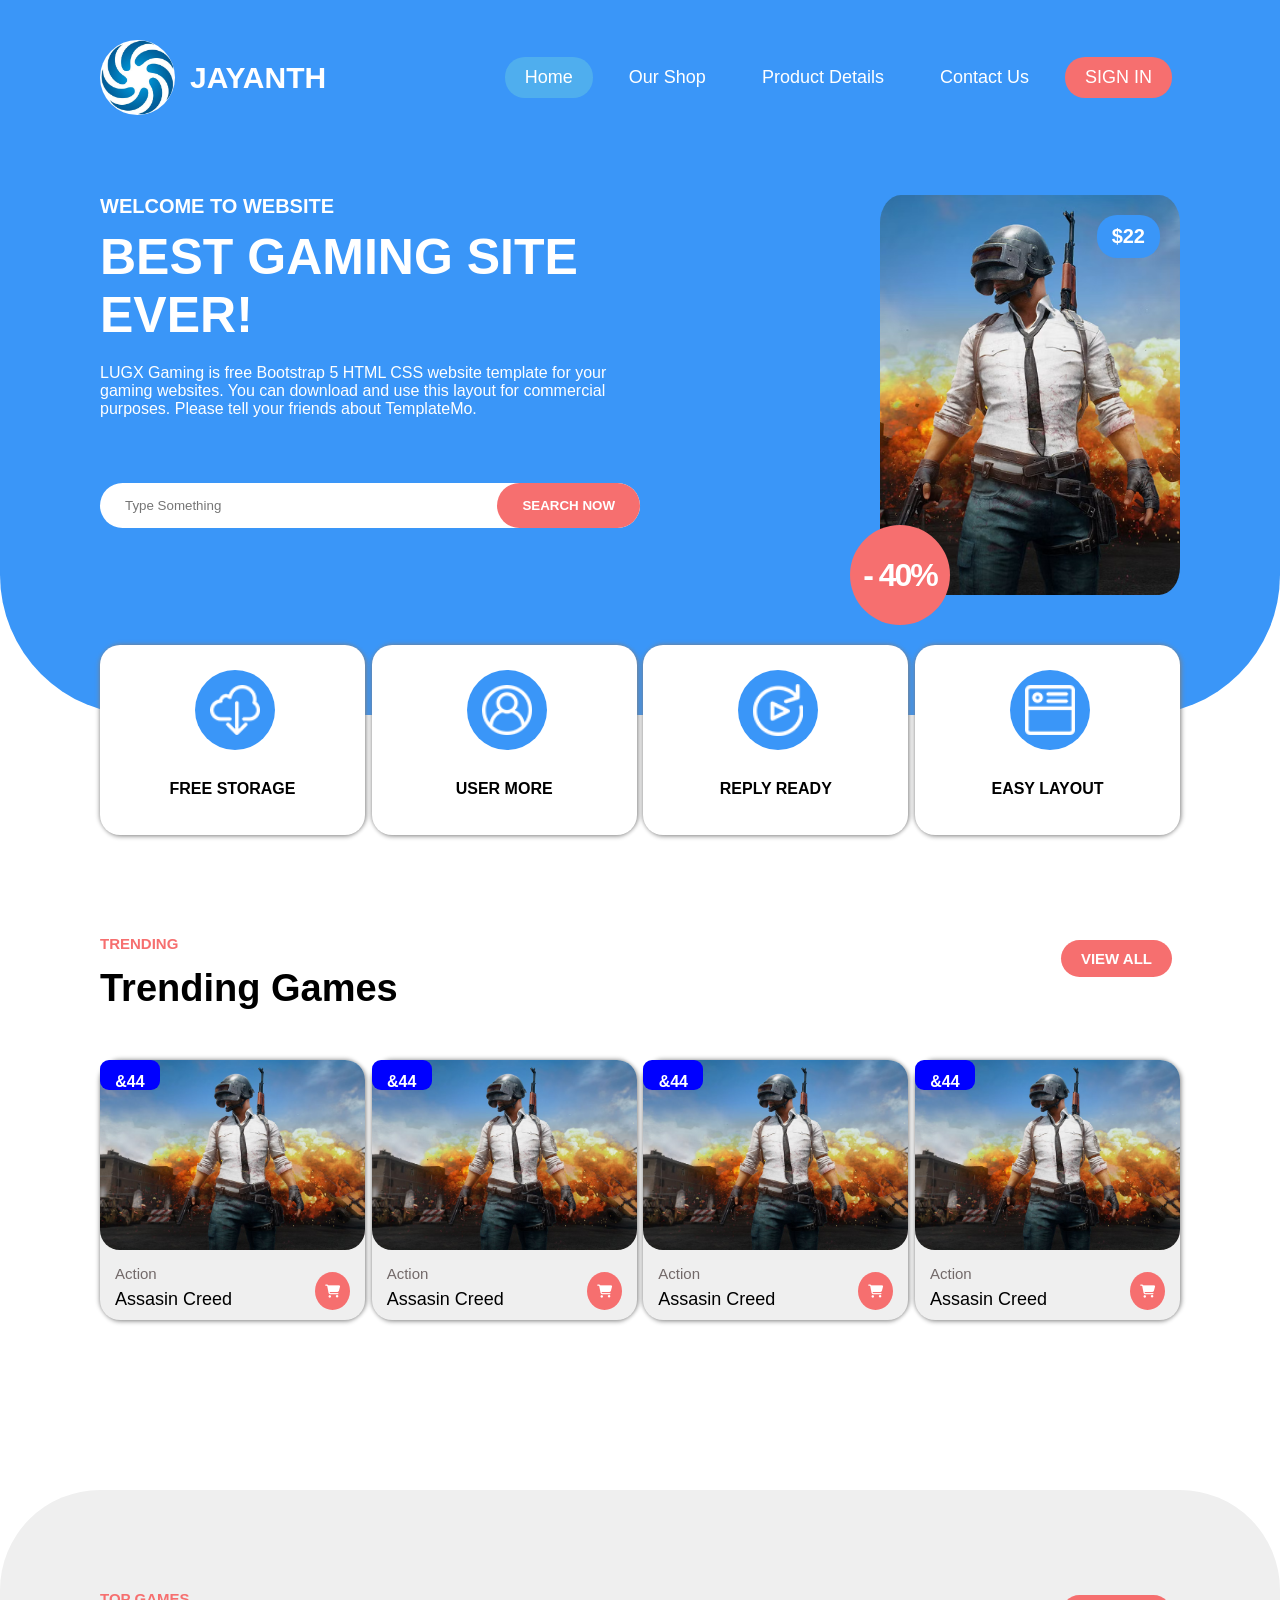
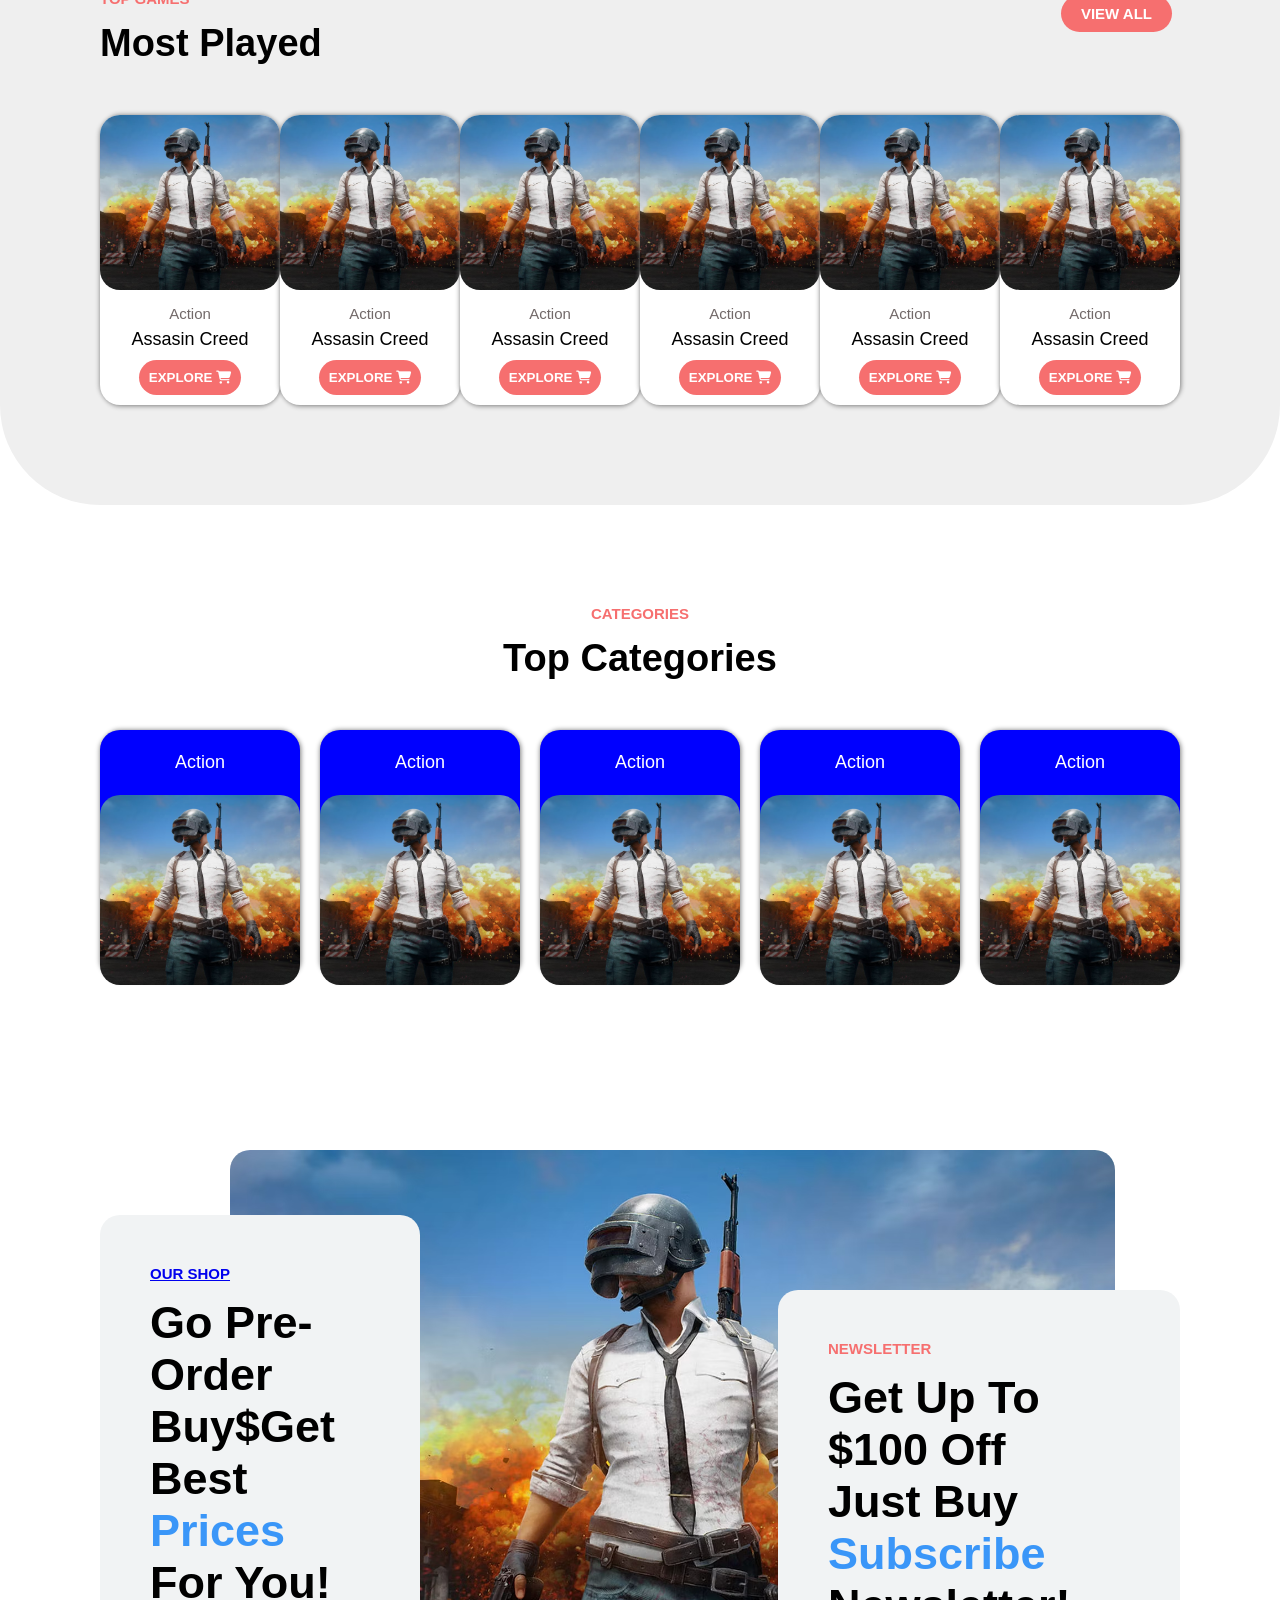
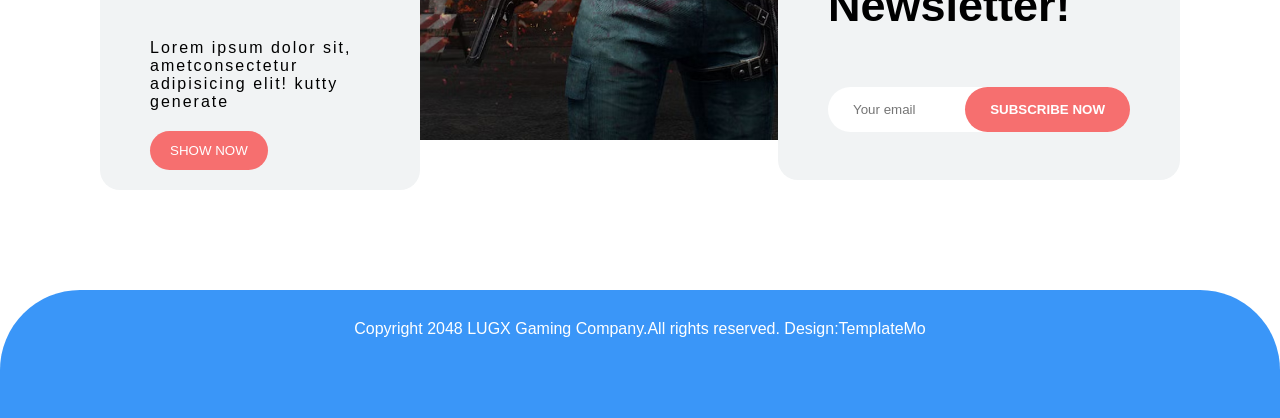
<file: home.html>
<!DOCTYPE html>
<html lang="en">
<head>
    <meta charset="UTF-8">
    <meta name="viewport" content="width=device-width, initial-scale=1.0">
    <title>Jayanth</title>
    <link rel="stylesheet" href="https://cdnjs.cloudflare.com/ajax/libs/font-awesome/6.6.0/css/all.min.css" integrity="sha512-Kc323vGBEqzTmouAECnVceyQqyqdsSiqLQISBL29aUW4U/M7pSPA/gEUZQqv1cwx4OnYxTxve5UMg5GT6L4JJg==" crossorigin="anonymous" referrerpolicy="no-referrer" />
    <link rel="stylesheet" href="style.css">
</head>
<body>
    <div class="container">
        <!-- Section 1 -->
        <div class="header">
            <div class="head_1">
                <div class="logo_img"></div>
                <h3>Jayanth</h3>
            </div>
            <button class="menu_toggle" id="menu_toggle" aria-label="Toggle navigation" aria-expanded="false">
                <i class="fa fa-bars" aria-hidden="true"></i>
            </button>
            <div class="head_2" id="head_2">
                <a class="head_a active" href="index.html">Home</a>
                <a class="head_a" target="_blank" href="shop.html">Our Shop</a>
                <a class="head_a" href="javascript:void(0);">Product Details</a>
                <a class="head_a" href="javascript:void(0);">Contact Us</a>
                <button class="head_aa" type="button">Sign In</button>
            </div>
        </div>
        <!-- Section 2 -->
         <div class="section_2">
            <div class="first_2">
                <p id="welcome">Welcome to website</p>
                <h1>best gaming site ever!</h1>
                <p class="mb-50">LUGX Gaming is free Bootstrap 5 HTML CSS website template for your gaming websites. You can download and use this layout for commercial purposes. Please tell your friends about TemplateMo.</p>
                <div id="search_parent">
                    <input type="text" placeholder="Type Something" id="search_box">
                    <button type="button" id="search_button">Search Now</button>
                </div>
            </div>
            <div class="sec_2">
                <div id="sec_2">
                    <div class="bgmi_img">
                        <span id="amount">$22</span>
                        <span id="discount">- 40%</span>
                    </div>
                </div>
            </div>
         </div>
         <!-- Section 3-->
         <div class="section_3">
             <div class="box_1">
                 <div class="cricle_1"></div>
                 <div class="cricle_name">
                    <p>free storage</p>
                 </div>
             </div>
             <div class="box_1">
                <div class="cricle_2"></div>
                <div class="cricle_name">
                   <p>user more</p>
                </div>
            </div>
            <div class="box_1">
                <div class="cricle_3"></div>
                <div class="cricle_name">
                   <p>reply ready</p>
                </div>
            </div>
            <div class="box_1">
                <div class="cricle_4"></div>
                <div class="cricle_name">
                   <p>easy layout</p>
                </div>
            </div>
         </div>
         <!--Section4-->
        <div class="section_4">
            <div class="header_2">
                <div class="trend">
                    <p>trending</p>
                    <h3>Trending Games</h3>
                </div>
                <div class="trend">
                    <button type="button" id="view_1">view all</button>
                </div>
            </div>
            <div class="header_3">
                <div class="box_2">
                    <div class="img_2">
                        <div class="price">&44</div>
                    </div>
                    <div class="content_2">
                        <div>
                            <div class="action">Action</div>
                            <p class="creed">Assasin Creed</p>
                        </div>
                        <button type="button" class="shop_button">
                            <i class="fa fa-shopping-cart" aria-hidden="true"></i>
                        </button>
                    </div>
                </div>
                <div class="box_2">
                    <div class="img_2">
                        <div class="price">&44</div>
                    </div>
                    <div class="content_2">
                        <div>
                            <div class="action">Action</div>
                            <p class="creed">Assasin Creed</p>
                        </div>
                        <button type="button" class="shop_button">
                            <i class="fa fa-shopping-cart" aria-hidden="true"></i>
                        </button>
                    </div>
                </div>
                <div class="box_2">
                    <div class="img_2">
                        <div class="price">&44</div>
                    </div>
                    <div class="content_2">
                        <div>
                            <div class="action">Action</div>
                            <p class="creed">Assasin Creed</p>
                        </div>
                        <button type="button" class="shop_button">
                            <i class="fa fa-shopping-cart" aria-hidden="true"></i>
                        </button>
                    </div>
                </div>
                <div class="box_2">
                    <div class="img_2">
                        <div class="price">&44</div>
                    </div>
                    <div class="content_2">
                        <div>
                            <div class="action">Action</div>
                            <p class="creed">Assasin Creed</p>
                        </div>
                        <button type="button" class="shop_button">
                            <i class="fa fa-shopping-cart" aria-hidden="true"></i>
                        </button>
                    </div>
                </div>    
            </div>
        </div>
        <!--Section5-->
        <div class="section_5">
            <div class="header_2">
                <div class="trend">
                    <p>top games</p>
                    <h3>Most Played</h3>
                </div>
                <div class="trend">
                    <button type="button" id="view_1">view all</button>
                </div>
            </div>
            <div class="header_3">
                <div class="box_3">
                    <div class="img_3">
                    </div>
                    <div class="content_3">
                        <div>
                            <div class="action">Action</div>
                            <p class="creed">Assasin Creed</p>
                        </div>
                        <button type="button" class="explore">explore
                            <i class="fa fa-shopping-cart" aria-hidden="true"></i>
                        </button>
                    </div>
                </div>
                <div class="box_3">
                    <div class="img_3">
                    </div>
                    <div class="content_3">
                        <div>
                            <div class="action">Action</div>
                            <p class="creed">Assasin Creed</p>
                        </div>
                        <button type="button" class="explore">explore
                            <i class="fa fa-shopping-cart" aria-hidden="true"></i>
                        </button>
                    </div>
                </div>
                <div class="box_3">
                    <div class="img_3">
                    </div>
                    <div class="content_3">
                        <div>
                            <div class="action">Action</div>
                            <p class="creed">Assasin Creed</p>
                        </div>
                        <button type="button" class="explore">explore
                            <i class="fa fa-shopping-cart" aria-hidden="true"></i>
                        </button>
                    </div>
                </div>
                <div class="box_3">
                    <div class="img_3">
                    </div>
                    <div class="content_3">
                        <div>
                            <div class="action">Action</div>
                            <p class="creed">Assasin Creed</p>
                        </div>
                        <button type="button" class="explore">explore
                            <i class="fa fa-shopping-cart" aria-hidden="true"></i>
                        </button>
                    </div>
                </div>
                <div class="box_3">
                    <div class="img_3">
                    </div>
                    <div class="content_3">
                        <div>
                            <div class="action">Action</div>
                            <p class="creed">Assasin Creed</p>
                        </div>
                        <button type="button" class="explore">explore
                            <i class="fa fa-shopping-cart" aria-hidden="true"></i>
                        </button>
                    </div>
                </div>
                <div class="box_3">
                    <div class="img_3">
                    </div>
                    <div class="content_3">
                        <div>
                            <div class="action">Action</div>
                            <p class="creed">Assasin Creed</p>
                        </div>
                        <button type="button" class="explore">explore
                            <i class="fa fa-shopping-cart" aria-hidden="true"></i>
                        </button>
                    </div>
                </div>
            </div>
        </div>
        <!--Section6-->
        <div class="section_4">
            <div class="header_4">
                <div class="trend">
                    <p>categories</p>
                    <h3>Top Categories</h3>
                </div>
            </div>
            <div class="header_5">
                <div class="box_4">
                    <div>
                        <div class="content_4">
                            <div class="action_2">Action</div>
                        </div>
                         <div class="img_4"></div>
                    </div>
                </div>
                <div class="box_4">
                    <div>
                        <div class="content_4">
                            <div class="action_2">Action</div>
                        </div>
                        <div class="img_4"></div>
                    </div>
                </div>
                <div class="box_4">
                    <div>
                        <div class="content_4">
                            <div class="action_2">Action</div>
                        </div>
                        <div class="img_4"></div>
                    </div>
                </div>
                <div class="box_4">
                    <div>
                        <div class="content_4">
                            <div class="action_2">Action</div>
                        </div>
                        <div class="img_4"></div>
                    </div>
                </div>
                <div class="box_4">
                    <div>
                        <div class="content_4">
                            <div class="action_2">Action</div>
                        </div>
                        <div class="img_4"></div>
                    </div>
                </div>    
            </div>
        </div>
        <!--Section7-->
        <div class="section_7">
            <div class="header_6">
                <div class="img_5"></div>
                <div class="back">
                    <div class="last_1">
                        <div class="ourshop"><a href="shop.html">our shop</a></div>
                        <div class="prices">Go Pre-Order <br> Buy$Get <br> Best <span class="color">Prices</span> <br> For You!</div>
                        <div class="para">Lorem ipsum dolor sit, ametconsectetur adipisicing elit! kutty generate</div>
                        <button type="button" id="shop">show now</button>
                    </div>
                    <div class="last_2">
                        <div class="ourshop">newsletter</div>
                        <div class="prices">Get Up To $100 Off <br>Just Buy <br><span class="color">Subscribe</span><br>Newsletter!</div>
                        <div class="sub">
                            <input type="text" placeholder="Your email" id="email">
                            <button type="button" id="now">Subscribe now</button>
                        </div>
                    </div>
                </div>
            </div>
        </div>
        <!--Section8-->
        <div class="last_3">
            <p class="last_4">Copyright 2048 LUGX Gaming Company.All rights reserved. Design:TemplateMo</p>
        </div>
    </div>

    <script>
        // Mobile nav toggle
        const menuToggle = document.getElementById('menu_toggle');
        const headNav = document.getElementById('head_2');
        menuToggle.addEventListener('click', function () {
            const isOpen = headNav.classList.toggle('active');
            menuToggle.setAttribute('aria-expanded', isOpen ? 'true' : 'false');
            menuToggle.innerHTML = isOpen
                ? '<i class="fa fa-times" aria-hidden="true"></i>'
                : '<i class="fa fa-bars" aria-hidden="true"></i>';
        });

        // Close mobile nav when a link is clicked
        document.querySelectorAll('.head_a, .head_aa').forEach(function (el) {
            el.addEventListener('click', function () {
                if (window.innerWidth <= 768) {
                    headNav.classList.remove('active');
                    menuToggle.setAttribute('aria-expanded', 'false');
                    menuToggle.innerHTML = '<i class="fa fa-bars" aria-hidden="true"></i>';
                }
            });
        });
    </script>
</body>
</html>
</file>
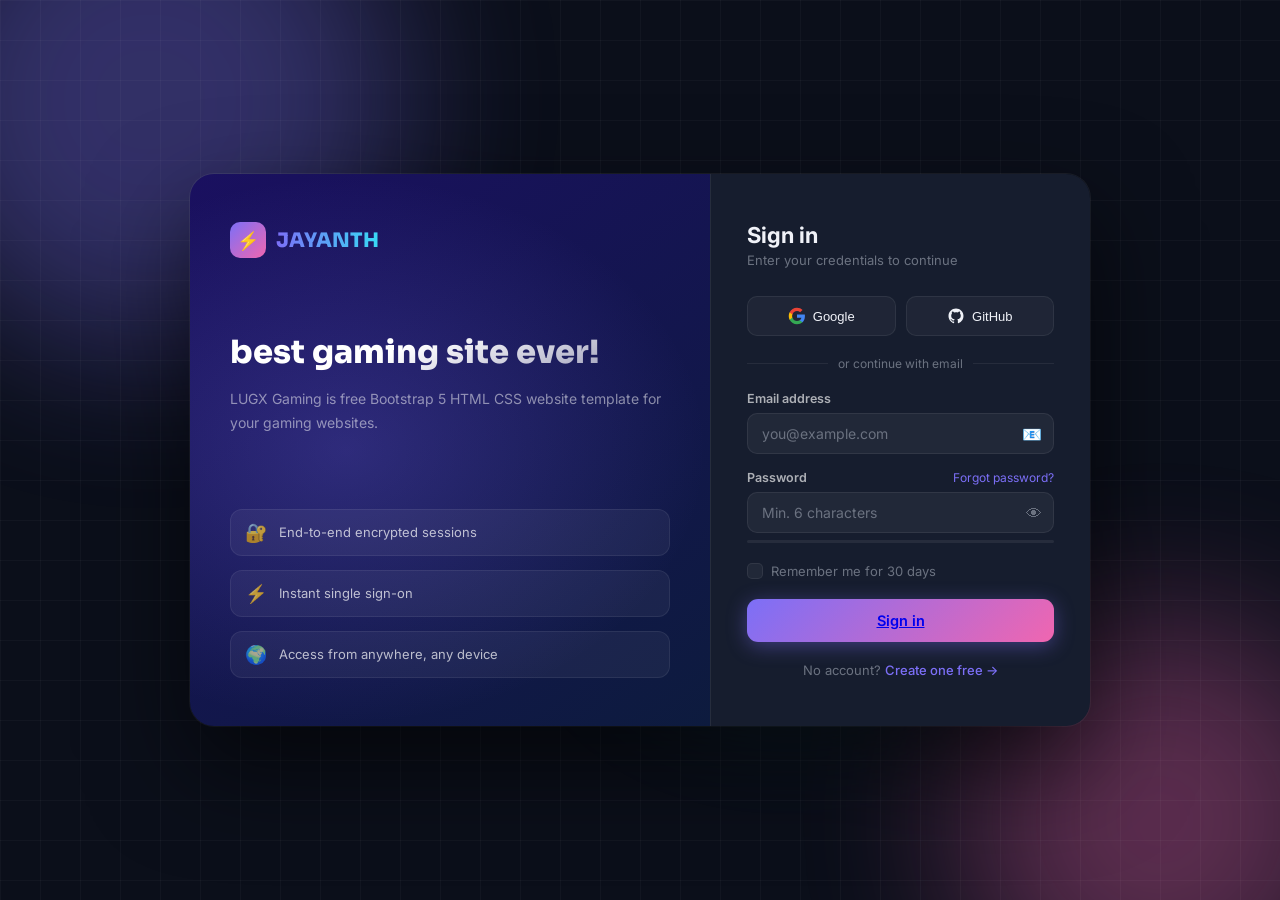
<file: login-best.html>
<!DOCTYPE html>
<html lang="en">
<head>
<meta charset="UTF-8">
<meta name="viewport" content="width=device-width, initial-scale=1.0">
<title>Login – Gaming Site</title>
<link href="https://fonts.googleapis.com/css2?family=Inter:wght@300;400;500;600;700&family=Sora:wght@700;800&display=swap" rel="stylesheet">
<style>
  *, *::before, *::after { margin: 0; padding: 0; box-sizing: border-box; }

  :root {
    --bg:        #0b0f1a;
    --panel:     #111827;
    --card:      #161d2e;
    --border:    rgba(255,255,255,0.07);
    --accent1:   #7c6ff7;
    --accent2:   #f066b0;
    --accent3:   #38d9f5;
    --text:      #f0f2f8;
    --muted:     #6b7280;
    --success:   #34d399;
    --error:     #f87171;
    --warning:   #fbbf24;
  }

  body {
    font-family: 'Inter', sans-serif;
    background: var(--bg);
    color: var(--text);
    min-height: 100vh;
    display: flex;
    align-items: center;
    justify-content: center;
    overflow: hidden;
    position: relative;
  }

  /* ── Animated background ── */
  .bg-orbs {
    position: fixed; inset: 0; pointer-events: none; z-index: 0;
  }
  .orb {
    position: absolute;
    border-radius: 50%;
    filter: blur(80px);
    opacity: 0.35;
    animation: float 12s ease-in-out infinite;
  }
  .orb1 { width: 500px; height: 500px; background: var(--accent1); top: -150px; left: -100px; animation-delay: 0s; }
  .orb2 { width: 400px; height: 400px; background: var(--accent2); bottom: -120px; right: -80px; animation-delay: 4s; }
  .orb3 { width: 300px; height: 300px; background: var(--accent3); top: 40%; left: 50%; animation-delay: 8s; }

  @keyframes float {
    0%,100% { transform: translate(0,0) scale(1); }
    33%      { transform: translate(30px,-30px) scale(1.05); }
    66%      { transform: translate(-20px,20px) scale(0.97); }
  }

  /* ── Grid overlay ── */
  .bg-grid {
    position: fixed; inset: 0; pointer-events: none; z-index: 0;
    background-image:
      linear-gradient(rgba(255,255,255,0.03) 1px, transparent 1px),
      linear-gradient(90deg, rgba(255,255,255,0.03) 1px, transparent 1px);
    background-size: 40px 40px;
  }

  /* ── Layout ── */
  .wrapper {
    position: relative; z-index: 1;
    display: flex;
    width: min(900px, 95vw);
    min-height: 540px;
    border-radius: 24px;
    overflow: hidden;
    box-shadow: 0 40px 100px rgba(0,0,0,0.6), 0 0 0 1px var(--border);
    animation: slideUp 0.7s cubic-bezier(0.22,1,0.36,1) both;
  }

  @keyframes slideUp {
    from { opacity: 0; transform: translateY(40px) scale(0.97); }
    to   { opacity: 1; transform: translateY(0) scale(1); }
  }

  /* ── Left panel ── */
  .left-panel {
    flex: 1;
    background: linear-gradient(145deg, #1a1060, #0d1b3e);
    padding: 48px 40px;
    display: flex;
    flex-direction: column;
    justify-content: space-between;
    position: relative;
    overflow: hidden;
  }

  .left-panel::before {
    content: '';
    position: absolute; inset: 0;
    background: radial-gradient(ellipse at 30% 50%, rgba(124,111,247,0.25), transparent 70%);
  }

  .brand {
    display: flex; align-items: center; gap: 10px; position: relative;
  }

  .brand-icon {
    width: 36px; height: 36px;
    background: linear-gradient(135deg, var(--accent1), var(--accent2));
    border-radius: 10px;
    display: flex; align-items: center; justify-content: center;
    font-size: 18px;
  }

  .brand-name {
    font-family: 'Sora', sans-serif;
    font-size: 20px; font-weight: 800;
    background: linear-gradient(90deg, var(--accent1), var(--accent3));
    -webkit-background-clip: text; -webkit-text-fill-color: transparent;
  }

  .hero-text { position: relative; }

  .hero-text h2 {
    font-family: 'Sora', sans-serif;
    font-size: 32px; font-weight: 800;
    line-height: 1.2;
    margin-bottom: 16px;
    background: linear-gradient(160deg, #fff 40%, rgba(255,255,255,0.5));
    -webkit-background-clip: text; -webkit-text-fill-color: transparent;
  }

  .hero-text p { color: rgba(255,255,255,0.5); font-size: 14px; line-height: 1.7; }

  .features { position: relative; display: flex; flex-direction: column; gap: 14px; }

  .feature {
    display: flex; align-items: center; gap: 12px;
    background: rgba(255,255,255,0.05);
    border: 1px solid rgba(255,255,255,0.07);
    border-radius: 12px;
    padding: 12px 14px;
    font-size: 13px; color: rgba(255,255,255,0.7);
    animation: fadeIn 0.5s ease both;
  }

  .feature:nth-child(1) { animation-delay: 0.4s; }
  .feature:nth-child(2) { animation-delay: 0.55s; }
  .feature:nth-child(3) { animation-delay: 0.7s; }

  @keyframes fadeIn {
    from { opacity: 0; transform: translateX(-12px); }
    to   { opacity: 1; transform: translateX(0); }
  }

  .feature-icon { font-size: 18px; }

  /* ── Right panel (form) ── */
  .right-panel {
    width: 380px;
    background: var(--card);
    padding: 48px 36px;
    display: flex;
    flex-direction: column;
    justify-content: center;
    border-left: 1px solid var(--border);
  }

  .form-header { margin-bottom: 28px; }
  .form-header h1 { font-size: 22px; font-weight: 700; margin-bottom: 4px; }
  .form-header p  { color: var(--muted); font-size: 13px; }

  /* ── Toast ── */
  .toast {
    display: none;
    padding: 11px 14px;
    border-radius: 10px;
    font-size: 12.5px;
    font-weight: 500;
    margin-bottom: 18px;
    border-left: 4px solid;
    animation: toastIn 0.3s ease;
  }
  @keyframes toastIn {
    from { opacity: 0; transform: translateY(-6px); }
    to   { opacity: 1; transform: translateY(0); }
  }
  .toast.success { background: rgba(52,211,153,0.1); border-color: var(--success); color: var(--success); }
  .toast.error   { background: rgba(248,113,113,0.1); border-color: var(--error);   color: var(--error); }

  /* ── Social buttons ── */
  .social-row { display: flex; gap: 10px; margin-bottom: 20px; }

  .social-btn {
    flex: 1;
    display: flex; align-items: center; justify-content: center; gap: 7px;
    padding: 10px;
    border-radius: 10px;
    border: 1px solid var(--border);
    background: rgba(255,255,255,0.04);
    color: var(--text);
    font-size: 13px; font-weight: 500;
    cursor: pointer;
    transition: background 0.2s, border-color 0.2s, transform 0.1s;
  }
  .social-btn:hover { background: rgba(255,255,255,0.08); border-color: rgba(255,255,255,0.15); }
  .social-btn:active { transform: scale(0.97); }

  .social-icon { width: 18px; height: 18px; }

  /* ── Divider ── */
  .divider {
    display: flex; align-items: center; gap: 10px;
    color: var(--muted); font-size: 12px;
    margin-bottom: 20px;
  }
  .divider::before, .divider::after {
    content: ''; flex: 1; height: 1px; background: var(--border);
  }

  /* ── Form fields ── */
  .field { margin-bottom: 16px; }

  .field label {
    display: flex; justify-content: space-between;
    font-size: 12.5px; font-weight: 600; color: rgba(255,255,255,0.65);
    margin-bottom: 7px;
  }

  .field label a { color: var(--accent1); font-weight: 400; text-decoration: none; font-size: 12px; }
  .field label a:hover { text-decoration: underline; }

  .input-wrap { position: relative; }

  .input-wrap input {
    width: 100%;
    padding: 11px 40px 11px 14px;
    background: rgba(255,255,255,0.05);
    border: 1px solid var(--border);
    border-radius: 10px;
    color: var(--text);
    font-size: 14px;
    font-family: 'Inter', sans-serif;
    outline: none;
    transition: border-color 0.2s, box-shadow 0.2s, background 0.2s;
  }

  .input-wrap input::placeholder { color: var(--muted); }

  .input-wrap input:focus {
    border-color: var(--accent1);
    background: rgba(124,111,247,0.07);
    box-shadow: 0 0 0 3px rgba(124,111,247,0.15);
  }

  .input-wrap input.is-error   { border-color: var(--error); box-shadow: 0 0 0 3px rgba(248,113,113,0.1); }
  .input-wrap input.is-success { border-color: var(--success); }

  .input-icon {
    position: absolute; right: 12px; top: 50%; transform: translateY(-50%);
    font-size: 16px; cursor: pointer; color: var(--muted);
    transition: color 0.2s;
  }
  .input-icon:hover { color: var(--text); }

  .field-error {
    font-size: 11.5px; color: var(--error);
    margin-top: 5px; display: none;
  }

  /* ── Password strength ── */
  .strength-wrap { margin-top: 7px; }
  .strength-track {
    height: 3px; background: rgba(255,255,255,0.07);
    border-radius: 3px; overflow: hidden;
  }
  .strength-fill {
    height: 100%; width: 0%;
    border-radius: 3px;
    transition: width 0.35s ease, background 0.35s ease;
  }
  .strength-text { font-size: 11px; margin-top: 4px; color: var(--muted); }

  /* ── Remember me ── */
  .remember-row {
    display: flex; align-items: center; gap: 8px;
    margin-bottom: 20px;
  }

  .custom-check {
    width: 16px; height: 16px;
    border: 1px solid var(--border);
    border-radius: 5px;
    background: rgba(255,255,255,0.05);
    cursor: pointer;
    display: flex; align-items: center; justify-content: center;
    font-size: 11px;
    transition: all 0.2s;
    flex-shrink: 0;
  }
  .custom-check.checked {
    background: var(--accent1); border-color: var(--accent1);
  }

  .remember-row span { font-size: 13px; color: var(--muted); cursor: pointer; }

  /* ── Login button ── */
  .login-btn {
    width: 100%;
    padding: 13px;
    border: none; border-radius: 11px;
    background: linear-gradient(135deg, var(--accent1), var(--accent2));
    color: #fff;
    font-size: 14.5px; font-weight: 600;
    font-family: 'Inter', sans-serif;
    cursor: pointer;
    position: relative; overflow: hidden;
    transition: opacity 0.2s, transform 0.1s, box-shadow 0.2s;
    box-shadow: 0 4px 20px rgba(124,111,247,0.4);
  }

  .login-btn::before {
    content: '';
    position: absolute; inset: 0;
    background: linear-gradient(135deg, rgba(255,255,255,0.15), transparent);
    opacity: 0; transition: opacity 0.2s;
  }

  .login-btn:hover { opacity: 0.93; box-shadow: 0 6px 28px rgba(124,111,247,0.55); }
  .login-btn:hover::before { opacity: 1; }
  .login-btn:active { transform: scale(0.98); }
  .login-btn:disabled { opacity: 0.6; cursor: not-allowed; }

  .btn-inner { display: flex; align-items: center; justify-content: center; gap: 8px; }

  .spinner {
    display: none;
    width: 17px; height: 17px;
    border: 2.5px solid rgba(255,255,255,0.35);
    border-top-color: #fff;
    border-radius: 50%;
    animation: spin 0.65s linear infinite;
  }
  @keyframes spin { to { transform: rotate(360deg); } }

  /* ── Footer ── */
  .form-footer {
    text-align: center;
    font-size: 13px; color: var(--muted);
    margin-top: 20px;
  }
  .form-footer a { color: var(--accent1); font-weight: 500; text-decoration: none; }
  .form-footer a:hover { text-decoration: underline; }

  /* ── Responsive ── */
  @media (max-width: 680px) {
    .wrapper { flex-direction: column; min-height: unset; }
    .left-panel { padding: 28px 24px; }
    .hero-text h2 { font-size: 22px; }
    .features { flex-direction: row; flex-wrap: wrap; }
    .right-panel { width: 100%; padding: 32px 24px; }
  }

  @media (prefers-reduced-motion: reduce) {
    .orb, .wrapper, .feature, .spinner { animation: none !important; }
  }
</style>
</head>
<body>

<!-- Background -->
<div class="bg-orbs">
  <div class="orb orb1"></div>
  <div class="orb orb2"></div>
  <div class="orb orb3"></div>
</div>
<div class="bg-grid"></div>

<div class="wrapper">

  <!-- Left panel -->
  <div class="left-panel">
    <div class="brand">
      <div class="brand-icon">⚡</div>
      <div class="brand-name" >JAYANTH</div>
    </div>

    <div class="hero-text">
      <h2>best gaming site ever!</h2>
      <p>LUGX Gaming is free Bootstrap 5 HTML CSS website template for your gaming websites.</p>
    </div>

    <div class="features">
      <div class="feature"><span class="feature-icon">🔐</span> End-to-end encrypted sessions</div>
      <div class="feature"><span class="feature-icon">⚡</span> Instant single sign-on</div>
      <div class="feature"><span class="feature-icon">🌍</span> Access from anywhere, any device</div>
    </div>
  </div>

  <!-- Right panel (form) -->
  <div class="right-panel">

    <div class="form-header">
      <h1>Sign in</h1>
      <p>Enter your credentials to continue</p>
    </div>

    <!-- Toast -->
    <div class="toast" id="toast"></div>

    <!-- Social login -->
    <div class="social-row">
      <button class="social-btn" onclick="socialLogin('Google')">
        <svg class="social-icon" viewBox="0 0 24 24" fill="none">
          <path d="M22.56 12.25c0-.78-.07-1.53-.2-2.25H12v4.26h5.92c-.26 1.37-1.04 2.53-2.21 3.31v2.77h3.57c2.08-1.92 3.28-4.74 3.28-8.09z" fill="#4285F4"/>
          <path d="M12 23c2.97 0 5.46-.98 7.28-2.66l-3.57-2.77c-.98.66-2.23 1.06-3.71 1.06-2.86 0-5.29-1.93-6.16-4.53H2.18v2.84C3.99 20.53 7.7 23 12 23z" fill="#34A853"/>
          <path d="M5.84 14.09c-.22-.66-.35-1.36-.35-2.09s.13-1.43.35-2.09V7.07H2.18C1.43 8.55 1 10.22 1 12s.43 3.45 1.18 4.93l3.66-2.84z" fill="#FBBC05"/>
          <path d="M12 5.38c1.62 0 3.06.56 4.21 1.64l3.15-3.15C17.45 2.09 14.97 1 12 1 7.7 1 3.99 3.47 2.18 7.07l3.66 2.84c.87-2.6 3.3-4.53 6.16-4.53z" fill="#EA4335"/>
        </svg>
        Google
      </button>
      <button class="social-btn" onclick="socialLogin('GitHub')">
        <svg class="social-icon" viewBox="0 0 24 24" fill="currentColor">
          <path d="M12 2C6.477 2 2 6.484 2 12.017c0 4.425 2.865 8.18 6.839 9.504.5.092.682-.217.682-.483 0-.237-.008-.868-.013-1.703-2.782.605-3.369-1.343-3.369-1.343-.454-1.158-1.11-1.466-1.11-1.466-.908-.62.069-.608.069-.608 1.003.07 1.531 1.032 1.531 1.032.892 1.53 2.341 1.088 2.91.832.092-.647.35-1.088.636-1.338-2.22-.253-4.555-1.113-4.555-4.951 0-1.093.39-1.988 1.029-2.688-.103-.253-.446-1.272.098-2.65 0 0 .84-.27 2.75 1.026A9.564 9.564 0 0112 6.844c.85.004 1.705.115 2.504.337 1.909-1.296 2.747-1.027 2.747-1.027.546 1.379.202 2.398.1 2.651.64.7 1.028 1.595 1.028 2.688 0 3.848-2.339 4.695-4.566 4.943.359.309.678.92.678 1.855 0 1.338-.012 2.419-.012 2.747 0 .268.18.58.688.482A10.019 10.019 0 0022 12.017C22 6.484 17.522 2 12 2z"/>
        </svg>
        GitHub
      </button>
    </div>

    <div class="divider">or continue with email</div>

    <!-- Email -->
    <div class="field">
      <label for="email">Email address</label>
      <div class="input-wrap">
        <input type="email" id="email" placeholder="you@example.com" autocomplete="email">
        <span class="input-icon" id="email-icon">📧</span>
      </div>
      <div class="field-error" id="email-error">Enter a valid email address.</div>
    </div>

    <!-- Password -->
    <div class="field">
      <label for="password">
        Password
        <a href="#" id="forgot-link">Forgot password?</a>
      </label>
      <div class="input-wrap">
        <input type="password" id="password" placeholder="Min. 6 characters" autocomplete="current-password">
        <span class="input-icon" id="toggle-pwd" title="Show/hide password">👁</span>
      </div>
      <div class="strength-wrap">
        <div class="strength-track"><div class="strength-fill" id="strength-fill"></div></div>
        <div class="strength-text" id="strength-text"></div>
      </div>
      <div class="field-error" id="password-error">Password must be at least 6 characters.</div>
    </div>
    

    <!-- Remember me -->
    <div class="remember-row" id="remember-row">
      <div class="custom-check" id="custom-check"></div>
      <span id="remember-label">Remember me for 30 days</span>
    </div>

    <!-- Submit -->
    <button class="login-btn" id="login-link" onclick="login()">
      <div class="btn-inner">
        <span id="btn-text">
        <a href="C:\Users\Public\Documents\learning coures\jayanth_website\assets\index.html" id="login-link" onclick="login()">Sign in</a>
        </span>
        <div class="spinner" id="spinner"></div>
      </div>
    </button>

    <div class="form-footer">
      No account? <a href="#">Create one free →</a>
    </div>

  </div>
</div>

<script>
  // ── Demo credentials ─────────────────────────────────
  const users= [
    {
        email: "jayanth@gmail.com",
        password: "123456"
    },
    {
        email: "user2@gmail.com",
        password: "gaming456"
    },
    {
        email: "admin@gmail.com",
        password: "admin123"
    }];
    function login() {

    const email = document.getElementById("email").value;
    const password = document.getElementById("password").value;

    const user = users.find(u =>
        u.email === email &&
        u.password === password
    );

    if (user) {
        alert("Login Successful!");
        window.location.href = "index.html"; // Change to your page
    } else {
        alert("Invalid Email or Password!");
    }
}
    

  // ── State ────────────────────────────────────────────
  let remembered = false;

  // ── Restore remembered email ─────────────────────────
  window.addEventListener('load', () => {
    const saved = localStorage.getItem('nex_email');
    if (saved) {
      document.getElementById('email').value = saved;
      setCheck(true);
      markSuccess(document.getElementById('email'), document.getElementById('email-icon'), '✅');
    }
  });

  // ── Custom checkbox ───────────────────────────────────
  function setCheck(val) {
    remembered = val;
    const el = document.getElementById('custom-check');
    el.classList.toggle('checked', val);
    el.textContent = val ? '✓' : '';
  }

  document.getElementById('custom-check').addEventListener('click', () => setCheck(!remembered));
  document.getElementById('remember-label').addEventListener('click', () => setCheck(!remembered));

  // ── Toggle password ───────────────────────────────────
  document.getElementById('toggle-pwd').addEventListener('click', function () {
    const pwd = document.getElementById('password');
    const visible = pwd.type === 'text';
    pwd.type = visible ? 'password' : 'text';
    this.textContent = visible ? '👁' : '🙈';
  });

  // ── Password strength ─────────────────────────────────
  document.getElementById('password').addEventListener('input', function () {
    const v = this.value;
    let s = 0;
    if (v.length >= 6)                         s++;
    if (v.length >= 10)                        s++;
    if (/[A-Z]/.test(v) && /[a-z]/.test(v))   s++;
    if (/\d/.test(v))                          s++;
    if (/[^A-Za-z0-9]/.test(v))               s++;

    const map = [
      { w: '0%',   c: 'transparent', t: '' },
      { w: '25%',  c: '#f87171',     t: 'Weak' },
      { w: '50%',  c: '#fbbf24',     t: 'Fair' },
      { w: '75%',  c: '#60a5fa',     t: 'Good' },
      { w: '100%', c: '#34d399',     t: 'Strong ✓' },
    ];
    const lvl = Math.min(s, 4);
    const fill = document.getElementById('strength-fill');
    const text = document.getElementById('strength-text');
    fill.style.width      = v ? map[lvl].w : '0%';
    fill.style.background = map[lvl].c;
    text.textContent      = v ? map[lvl].t : '';
    text.style.color      = map[lvl].c;
  });

  // ── Validation ────────────────────────────────────────
  function markSuccess(input, icon, emoji) {
    input.classList.remove('is-error'); input.classList.add('is-success');
    if (icon) icon.textContent = emoji;
  }
  function markError(input, icon, emoji) {
    input.classList.remove('is-success'); input.classList.add('is-error');
    if (icon) icon.textContent = emoji;
  }

  function validateEmail() {
    const input = document.getElementById('email');
    const err   = document.getElementById('email-error');
    const icon  = document.getElementById('email-icon');
    const ok    = /^[^\s@]+@[^\s@]+\.[^\s@]+$/.test(input.value.trim());
    if (ok) { markSuccess(input, icon, '✅'); err.style.display = 'none'; }
    else if (input.value) { markError(input, icon, '⚠️'); err.style.display = 'block'; }
    return ok;
  }

  function validatePassword() {
    const input = document.getElementById('password');
    const err   = document.getElementById('password-error');
    const ok    = input.value.length >= 6;
    if (ok) { input.classList.add('is-success'); input.classList.remove('is-error'); err.style.display = 'none'; }
    else if (input.value) { input.classList.add('is-error'); input.classList.remove('is-success'); err.style.display = 'block'; }
    return ok;
  }

  document.getElementById('email').addEventListener('blur', validateEmail);
  document.getElementById('password').addEventListener('blur', validatePassword);

  // ── Toast ─────────────────────────────────────────────
  function toast(msg, type) {
    const el = document.getElementById('toast');
    el.textContent = msg;
    el.className = `toast ${type}`;
    el.style.display = 'block';
    clearTimeout(el._timer);
    el._timer = setTimeout(() => el.style.display = 'none', 4500);
  }

  // ── Forgot password ───────────────────────────────────
  document.getElementById('forgot-link').addEventListener('click', e => {
    e.preventDefault();
    const email = document.getElementById('email').value.trim();
    if (!email) { toast('Enter your email first, then click "Forgot password".', 'error'); return; }
    toast(`📨 Reset link sent to ${email} — check your inbox.`, 'success');
  });

  // ── Social login ──────────────────────────────────────
  function socialLogin(provider) {

    if (provider === "Google") {

        google.accounts.id.initialize({
            client_id: "963982507060-coacuhe3rqpgq34jqgl4nlpb3j6f7m46.apps.googleusercontent.com",
            callback: handleCredentialResponse
        });

        google.accounts.id.prompt();

    } else if (provider === "GitHub") {

        toast("GitHub login coming soon!", "success");
    }
}

function handleCredentialResponse(response) {

    console.log(response);

    toast("Google Login Successful!", "success");

    // Redirect after login
    window.location.href = "index.html";
}

  // ── Main login ────────────────────────────────────────
  function handleLogin() {
    const emailOk = validateEmail();
    const pwdOk   = validatePassword();
    if (!emailOk || !pwdOk) return;

    const email = document.getElementById('email').value.trim();
    const pass  = document.getElementById('password').value;
    const btn   = document.getElementById('login-btn');
    const btext = document.getElementById('btn-text');
    const spin  = document.getElementById('spinner');

    // Show loader
    btn.disabled = true;
    btext.textContent = 'Signing in…';
    spin.style.display = 'block';

    setTimeout(() => {
      btn.disabled = false;
      btext.textContent = 'Sign in';
      spin.style.display = 'none';

      if (email === DEMO_EMAIL && pass === DEMO_PASS) {
        if (remembered) localStorage.setItem('nex_email', email);
        else localStorage.removeItem('nex_email');
        toast('🎉 Welcome back! Redirecting to dashboard…', 'success');
        setTimeout(() => alert('✅ Login successful! Redirecting to your dashboard…'), 1200);
      } else {
        toast('❌ Wrong credentials. Try: user@example.com / password123', 'error');
        document.getElementById('password').classList.add('is-error');
      }
    }, 1800);
  }

  // Enter key to submit
  document.addEventListener('keydown', e => { if (e.key === 'Enter') handleLogin(); });
</script>
<script src="https://accounts.google.com/gsi/client" async defer></script>
</body>
</html>
</file>
<file: style.css>
*{
    margin: 0px;
    padding: 0px;
    font-family: sans-serif;
    box-sizing: border-box;
}
img{
    max-width: 100%;
}
.logo_img
{
    background-image: url('logo.jpg');
    width: 75px;
    height: 75px;
    border-radius: 100%;
    background-size: cover;
    background-repeat: no-repeat;
    background-position: center;
    background-color: white;
    margin-right: 15px;
    flex-shrink: 0;
}
.header{
    background: #3a96f8;
    padding: 40px 100px;
    display: flex;
    justify-content: space-between;
    align-items: center;
    position: relative;
    flex-wrap: wrap;
    row-gap: 20px;
}
.head_1{
    display: flex;
    align-items: center;
}
.head_1 h3{
    color: white;
    font-weight: bolder;
    font-size: 30px;
    text-transform: uppercase;
}
.head_2{
    display: flex;
    align-items: center;
    flex-wrap: wrap;
}
.head_a
{
    text-decoration: none;
    color:white;
    font-size:18px;
    margin: 0px 8px;
    padding:10px 20px;
    border-radius: 20px;
}
.head_aa
{
    text-decoration: none;
    color:white;
    font-size:18px;
    margin: 0px 8px;
    padding:10px 20px;
    border-radius: 20px;
    background: #f66f6f;
    border: none;
    text-transform: uppercase;
    cursor: pointer;
}
.head_a:hover{
    background-color: #8af4d042;
}
.head_a.active{
    background-color: #8af4d042;
}
/* Mobile nav toggle button - hidden on desktop */
.menu_toggle{
    display: none;
    background: none;
    border: none;
    color: white;
    font-size: 26px;
    cursor: pointer;
    padding: 5px 10px;
}
/* Section 2 */
.section_2{
    background: #3a96f8;
    padding: 40px 100px 120px;
    border-radius: 0px 0px 140px 140px;
    display: flex;
    justify-content: space-between;
    flex-wrap: wrap;
    row-gap: 40px;
}
.first_2{
    width: 50%;
    color: white;
}
.sec_2
{
    width: 50%;
    color: white;
    display: flex;
    justify-content: flex-end;
}
#welcome
{
    margin-bottom: 10px;
    text-transform: uppercase;
    font-size: 20px;
    font-weight: bold;
}
.first_2 h1{
    font-size: 50px;
    text-transform: uppercase;
    margin-bottom: 20px;
}
.mb-50{
    margin-bottom: 50px;
}
#search_box
{
    width: 100%;
    padding: 15px 164px 15px 25px;
    border-radius: 25px;
    border: none;
}
#search_button
{
    font-weight: bold;
    text-transform: uppercase;
    border-radius: 25px;
    border: none;
    padding: 15px 25px;
    background: #f66f6f;
    color: white;
    cursor:pointer;
}
#search_button:hover
{
    background: #3a96f8;
}
#search_parent
{
    position:relative;
    display: block;
    padding: 15px 0px;
}
#search_parent #search_button
{
    position:absolute;
    right:0px;
    top: 15px;
}
.bgmi_img{
    background-image: url('bgmi.png');
    width: 300px;
    height: 400px;
    border-radius: 7%;
    background-size: cover;
    background-repeat: no-repeat;
    background-position: center;
    background-color: white;
    position: relative;
    max-width: 100%;
}
#sec_2
{
    display: flex;
    justify-content: end;
    width: 100%;
}
#amount,#discount{
    position: absolute;
}
#amount
{
    right: 20px;
    padding: 10px 15px;
    background-color: #3a96f8;
    color: white;
    font-weight: bold;
    border-radius: 20px;
    font-size: 20px;
    top: 20px;
}
#discount
{
    border-radius: 100%;
    width: 100px;
    background-color: #f66f6f;
    height: 100px;
    display: flex;
    align-items: center;
    justify-content: center;
    font-weight: bold;
    font-size: 32px;
    bottom: -30px;
    left: -30px;
    letter-spacing: -2px;
}
.section_3
{
    margin-top: -70px;
    padding: 0px 100px;
    display: flex;
    justify-content: space-between;
    flex-wrap: wrap;
    row-gap: 20px;
}
.box_1
{
    box-shadow: 
       5px 0 5px -4px grey,
       -5px 0 5px -5px grey,
       0 5px 5px -4px grey,
       0 -5px 5px -5px gray ;
    border-radius: 20px;
    background-color: white;
    width: 265px;
    height: 190px;
    display: inline-block;
    
}
.cricle_1
{
    width: 80px;
    height: 80px;
    margin: 25px 0px 0px 95px;
    background-color: #3a96f8;
    background-image: url('featured-01.png');
    background-repeat: no-repeat;
    background-size: 50px;
    background-position: center;
    border-radius: 100%;
}
.cricle_2
{
    width: 80px;
    height: 80px;
    margin: 25px 0px 0px 95px;
    background-color: #3a96f8;
    background-image: url('featured-02.png');
    background-repeat: no-repeat;
    background-size: 50px;
    background-position: center;
    border-radius: 100%;
}.cricle_3
{
    width: 80px;
    height: 80px;
    margin: 25px 0px 0px 95px;
    background-color: #3a96f8;
    background-image: url('featured-03.png');
    background-repeat: no-repeat;
    background-size: 50px;
    background-position: center;
    border-radius: 100%;
}.cricle_4
{
    width: 80px;
    height: 80px;
    margin: 25px 0px 0px 95px;
    background-color: #3a96f8;
    background-image: url('featured-04.png');
    background-repeat: no-repeat;
    background-size: 50px;
    background-position: center;
    border-radius: 100%;
}
.cricle_1:hover,.cricle_2:hover,.cricle_3:hover,.cricle_4:hover
{
    cursor: pointer;
    background-color: #f66f6f;
}
.cricle_name{
    text-align: center;
    padding-top: 30px;
    font-weight: bold;
    text-transform: uppercase;
}
.section_4
{
    padding: 100px 100px 170px 100px;
}
.header_2,.header_3
{
    display: flex;
    justify-content: space-between;
    flex-wrap: wrap;
    row-gap: 15px;
}
.trend p
{
    color: #f66f6f;
    font-size: 15px;
    padding-bottom: 15px;
    font-weight: bold;
    text-transform: uppercase;
}
.trend h3
{
    font-size: 38px;
}
#view_1
{
    text-decoration: none;
    color: white;
    font-size: 15px;
    font-weight: bold;
    margin: 5px 8px;
    padding: 10px 20px;
    border-radius: 20px;
    background: #f66f6f;
    border: none;
    text-transform: uppercase;
    cursor: pointer;
}
.header_3
{
    margin-top: 50px;
    row-gap: 30px;
}
.box_2
{
    border-radius: 20px;
    background-color: white;
    width: 265px;
    height: 260px;
    display: inline-block;
    box-shadow: 
       5px 0 5px -4px grey,
       -5px 0 5px -5px grey,
       0 5px 5px -4px grey,
       0 -5px 5px -5px gray ;
    background-color: #efefef;
}
.content_2
{
    display: flex;
    justify-content: space-between;
    padding: 15px;
}
.img_2
{
    width: 265px;
    height: 190px;
    background-image: url('bgmi.png');
    border-radius: 20px;
    background-size: cover;
}
.action
{
    font-size: 15px;
    padding-bottom: 7px;
    color: #726969;
}
.creed
{
    font-size: 18px;
}
.shop_button
{
    padding: 10px;
    margin-top: 7px;
    border-radius: 100%;
    background-color: #f66f6f;
    color: white;
    border: none;
}
.price
{
    padding-top: 13px;
    background-color: blue;
    width: 60px;
    height: 30px;
    text-align: center;
    border-radius: 9px;
    color: white;
    font-weight: bold;
}
.section_5
{
    padding: 100px;
    background: #efefef;
    border-radius: 100px;
}
.content_3
{
    padding: 15px;
    text-align: center;
}
.box_3
{
    border-radius: 20px;
    background-color: white;
    width: 180px;
    height: 290px;
    display: inline-block;
    box-shadow: 
       5px 0 5px -4px grey,
       -5px 0 5px -5px grey,
       0 5px 5px -4px grey,
       0 -5px 5px -5px gray ;
}
.img_3
{
    width: 180px;
    height: 175px;
    background-image: url('bgmi.png');
    border-radius: 20px;
    background-size: cover;
     background-position: center
}
.explore
{
    border-radius: 20px;
    text-transform: uppercase;
    font-weight: bold;
    margin-top: 10px;
    padding: 10px;
    background-color: #f66f6f;
    color: white;
    border: none;
}
.header_4
{
    text-align: center;
}
.header_5
{
    margin-top: 50px;
    display: flex;
    justify-content: space-between;
    flex-wrap: wrap;
    row-gap: 20px;
}
.box_4
{
    border-radius: 20px;
    background-color: white;
    width: 200px;
    height: 250px;
    display: inline-block;
    box-shadow: 
       5px 0 5px -4px grey,
       -5px 0 5px -5px grey,
       0 5px 5px -4px grey,
       0 -5px 5px -5px gray ;
    background-color: blue;
}
.content_4
{
    padding: 22px;
}
.img_4
{
    width: 200px;
    height: 190px;
    background-image: url('bgmi.png');
    border-radius: 20px;
    background-size: cover;
     background-position: center
}
.action_2
{
    font-size: 18px;
    text-align: center;
    color: white;
}
.header_6
{
    margin: 0px 100px;
}
.back{
    display: flex;
    justify-content: space-between;
    flex-wrap: wrap;
    row-gap: 30px;
}
.last_1
{
    width: 320px;
    height: 575px;
    padding: 50px;
    background-color: #f1f3f4;
    border-radius: 20px;
    margin-top: -525px;
}
.ourshop
{
    color: #f66f6f;
    font-size: 15px;
    padding-bottom:15px;
    font-weight: bold;
    text-transform: uppercase;
}
.prices
{
    font-size: 45px;
    font-weight: bold;
}
.para
{
    padding: 30px 0px;
    letter-spacing: 2px;
}
#shop
{
    margin-top: -10px;
    padding: 12px 20px;
    background: #f66f6f;
    border: none;
    border-radius: 20px;
    color: white;
    text-transform: uppercase;
    cursor: pointer;
}
.last_2
{
    width: 402px;
    height: 490px;
    padding: 50px;
    background-color: #f1f3f4;
    border-radius: 20px;
    margin-top: -450px;
}
.sub
{
    position: relative;
    display: block;
    padding: 15px 0px;
}
#email
{
    width: 100%;
    margin-top: 40px;
    padding: 15px 150px 15px 25px;
    border-radius: 25px;
    border: none;
}
.color
{
    color: #3a96f8;
}
.sub #now
{
    position: absolute;
    right: 0px;
    top: 40px;
}
#now
{
    margin-top: 15px;
    font-weight: bold;
    text-transform: uppercase;
    border-radius: 25px;
    border: none;
    padding: 15px 25px;
    background: #f66f6f;
    color: white;
    cursor: pointer;
}
.img_5
{
    text-align: center;
    margin: 0px 12%;
    background-image: url('bgmi.png');
    width: 885px;
    height: 590px;
    background-size: cover;
    border-radius: 20px;
    max-width: 100%;
}
.last_3
{
    margin-top: 100px;
    text-align: center;
    color: white;
    padding: 30px 0px 80px 0px ;
    background-color: #3a96f8;
    border-radius: 80px 80px 0px 0px;
}

/* ==========================================================
   RESPONSIVE BREAKPOINTS
   Desktop-first overrides: styles above are the desktop (>1024px)
   baseline; each media query below tightens the layout further
   for tablet, large mobile, and small mobile screens.
   ========================================================== */

/* ---------- Tablet / small laptop (<=1024px) ---------- */
@media (max-width: 1024px){
    .header{
        padding: 25px 40px;
    }
    .section_2{
        padding: 30px 40px 100px;
    }
    .section_3{
        padding: 0px 40px;
    }
    .section_4{
        padding: 80px 40px 120px 40px;
    }
    .section_5{
        padding: 60px 40px;
        border-radius: 60px;
    }
    .header_6{
        margin: 0px 40px;
    }
    .box_1{
        width: calc(50% - 10px);
    }
    .box_2,
    .box_3,
    .box_4{
        width: calc(33.333% - 14px);
    }
    .img_2,.img_3,.img_4{
        width: 100%;
    }
    .box_2,.box_3,.box_4{
        height: auto;
        padding-bottom: 15px;
    }
    .last_1{
        margin-top: 0;
        width: 45%;
        height: 430px;
    }
    .last_2{
        margin-top: 0;
        width: 50%;
    }
    .img_5{
        margin: 0 auto 40px;
        width: 100%;
        max-width: 450px;
        height: 320px;
    }
    .header_6{
        display: flex;
        flex-direction: column;
        align-items: center;
    }
}

/* ---------- Large mobile / small tablet (<=768px) ---------- */
@media (max-width: 768px){
    .header{
        padding: 20px 25px;
        position: relative;
    }
    .menu_toggle{
        display: block;
    }
    .head_2{
        display: none;
        flex-direction: column;
        align-items: stretch;
        width: 100%;
        position: absolute;
        top: 100%;
        left: 0;
        background: #3a96f8;
        padding: 10px 25px 20px;
        row-gap: 5px;
        z-index: 20;
    }
    .head_2.active{
        display: flex;
    }
    .head_a, .head_aa{
        width: 100%;
        text-align: center;
        margin: 4px 0px;
    }

    .section_2{
        padding: 25px 25px 90px;
        border-radius: 0px 0px 60px 60px;
        text-align: center;
    }
    .first_2{
        width: 100%;
        order: 2;
    }
    .sec_2{
        width: 100%;
        order: 1;
        justify-content: center;
        margin-bottom: 10px;
    }
    .first_2 h1{
        font-size: 34px;
    }
    #search_box{
        padding: 15px 25px;
    }
    #search_parent #search_button{
        position: static;
        margin-top: 12px;
        width: 100%;
    }

    .section_3{
        padding: 0px 25px;
        margin-top: -40px;
    }
    .box_1{
        width: 100%;
    }
    .cricle_1,.cricle_2,.cricle_3,.cricle_4{
        margin-left: auto;
        margin-right: auto;
    }

    .section_4{
        padding: 60px 25px 90px 25px;
    }
    .trend h3{
        font-size: 28px;
    }
    .box_2,
    .box_3,
    .box_4{
        width: calc(50% - 10px);
    }

    .section_5{
        padding: 40px 20px;
        border-radius: 40px;
    }

    .header_6{
        margin: 0px 25px;
    }
    .last_1,.last_2{
        width: 100%;
    }
    .img_5{
        height: 260px;
    }
    #email{
        padding: 15px 25px;
    }
    .sub #now{
        position: static;
        margin-top: 12px;
        width: 100%;
    }
    .prices{
        font-size: 32px;
    }
}

/* ---------- Small mobile (<=480px) ---------- */
@media (max-width: 480px){
    .head_1 h3{
        font-size: 22px;
    }
    .logo_img{
        width: 55px;
        height: 55px;
    }
    .box_2,
    .box_3,
    .box_4{
        width: 100%;
    }
    .bgmi_img{
        width: 100%;
        max-width: 260px;
        height: 320px;
        margin: 0 auto;
    }
    #discount{
        width: 80px;
        height: 80px;
        font-size: 24px;
        left: -15px;
    }
    #amount{
        font-size: 16px;
        padding: 8px 12px;
    }
    .first_2 h1{
        font-size: 26px;
    }
    .trend h3{
        font-size: 22px;
    }
    .last_3{
        border-radius: 40px 40px 0px 0px;
        margin-top: 60px;
    }
}
</file>
